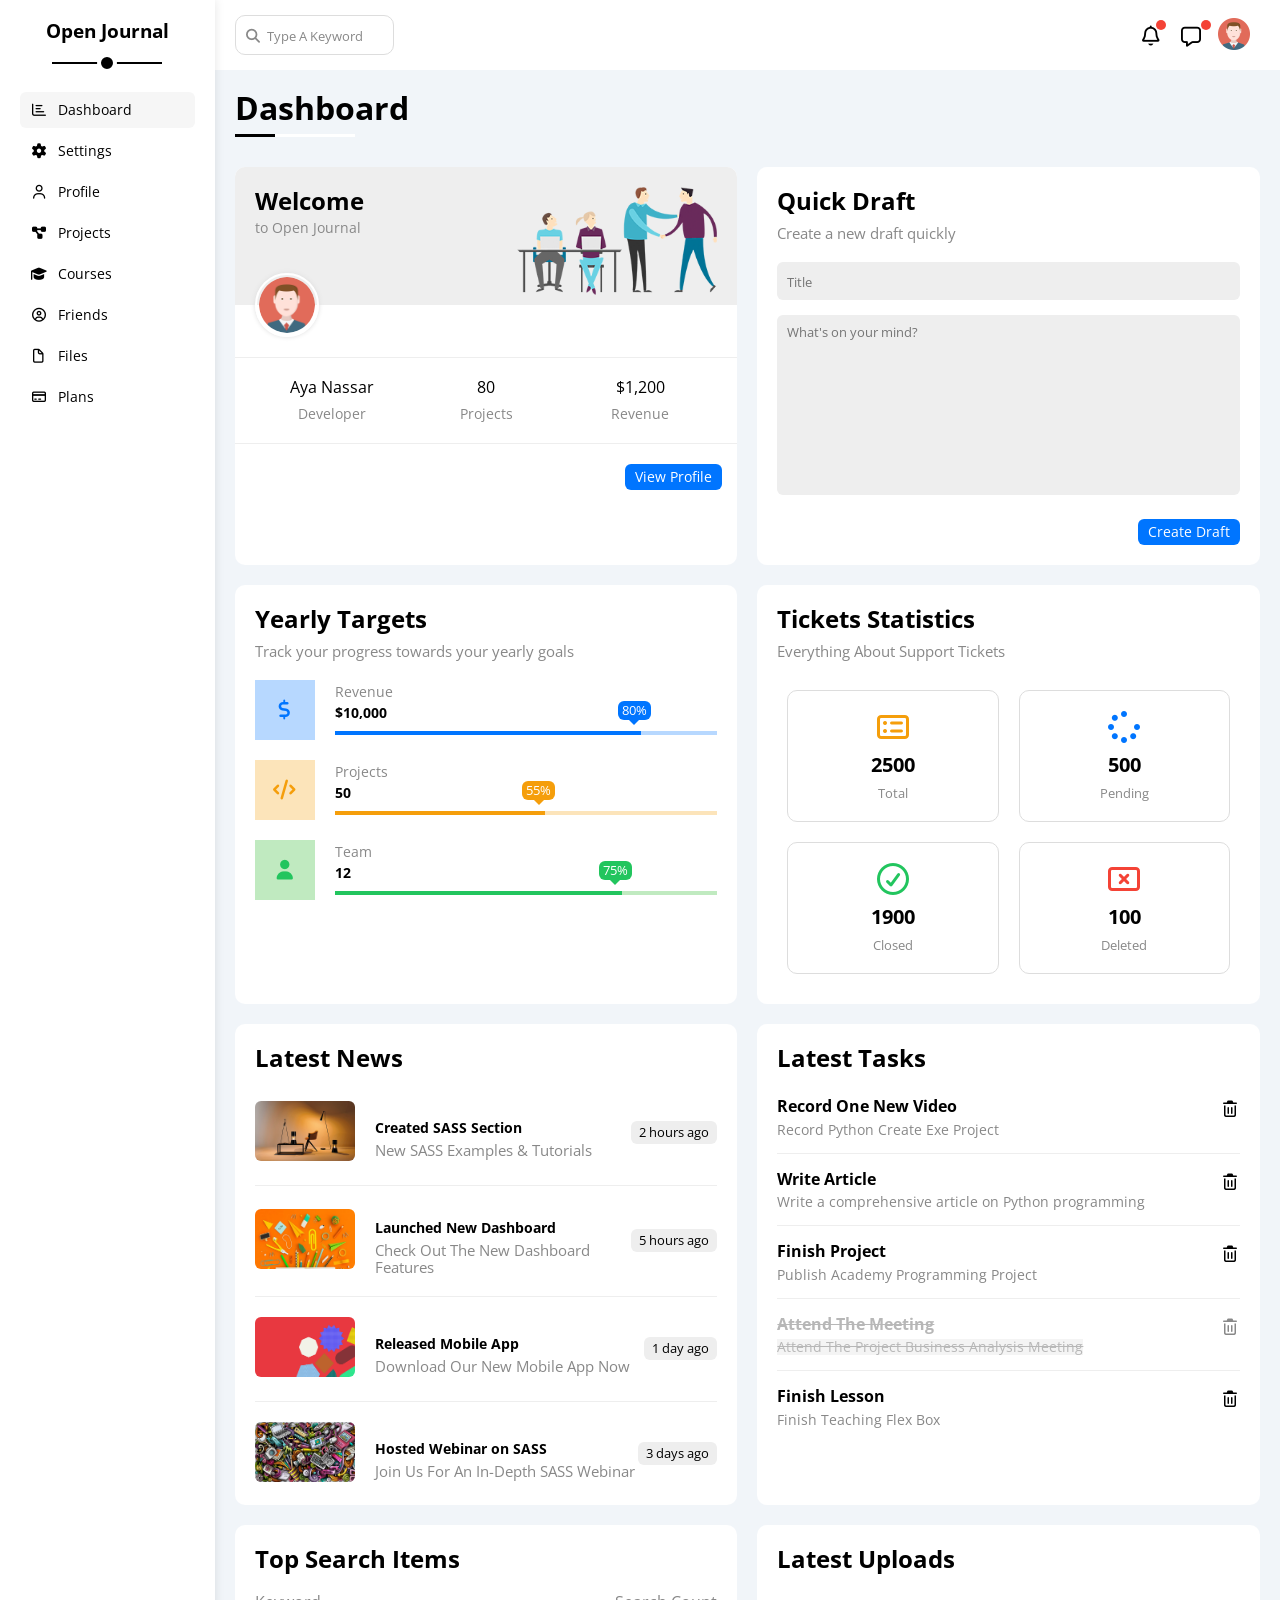
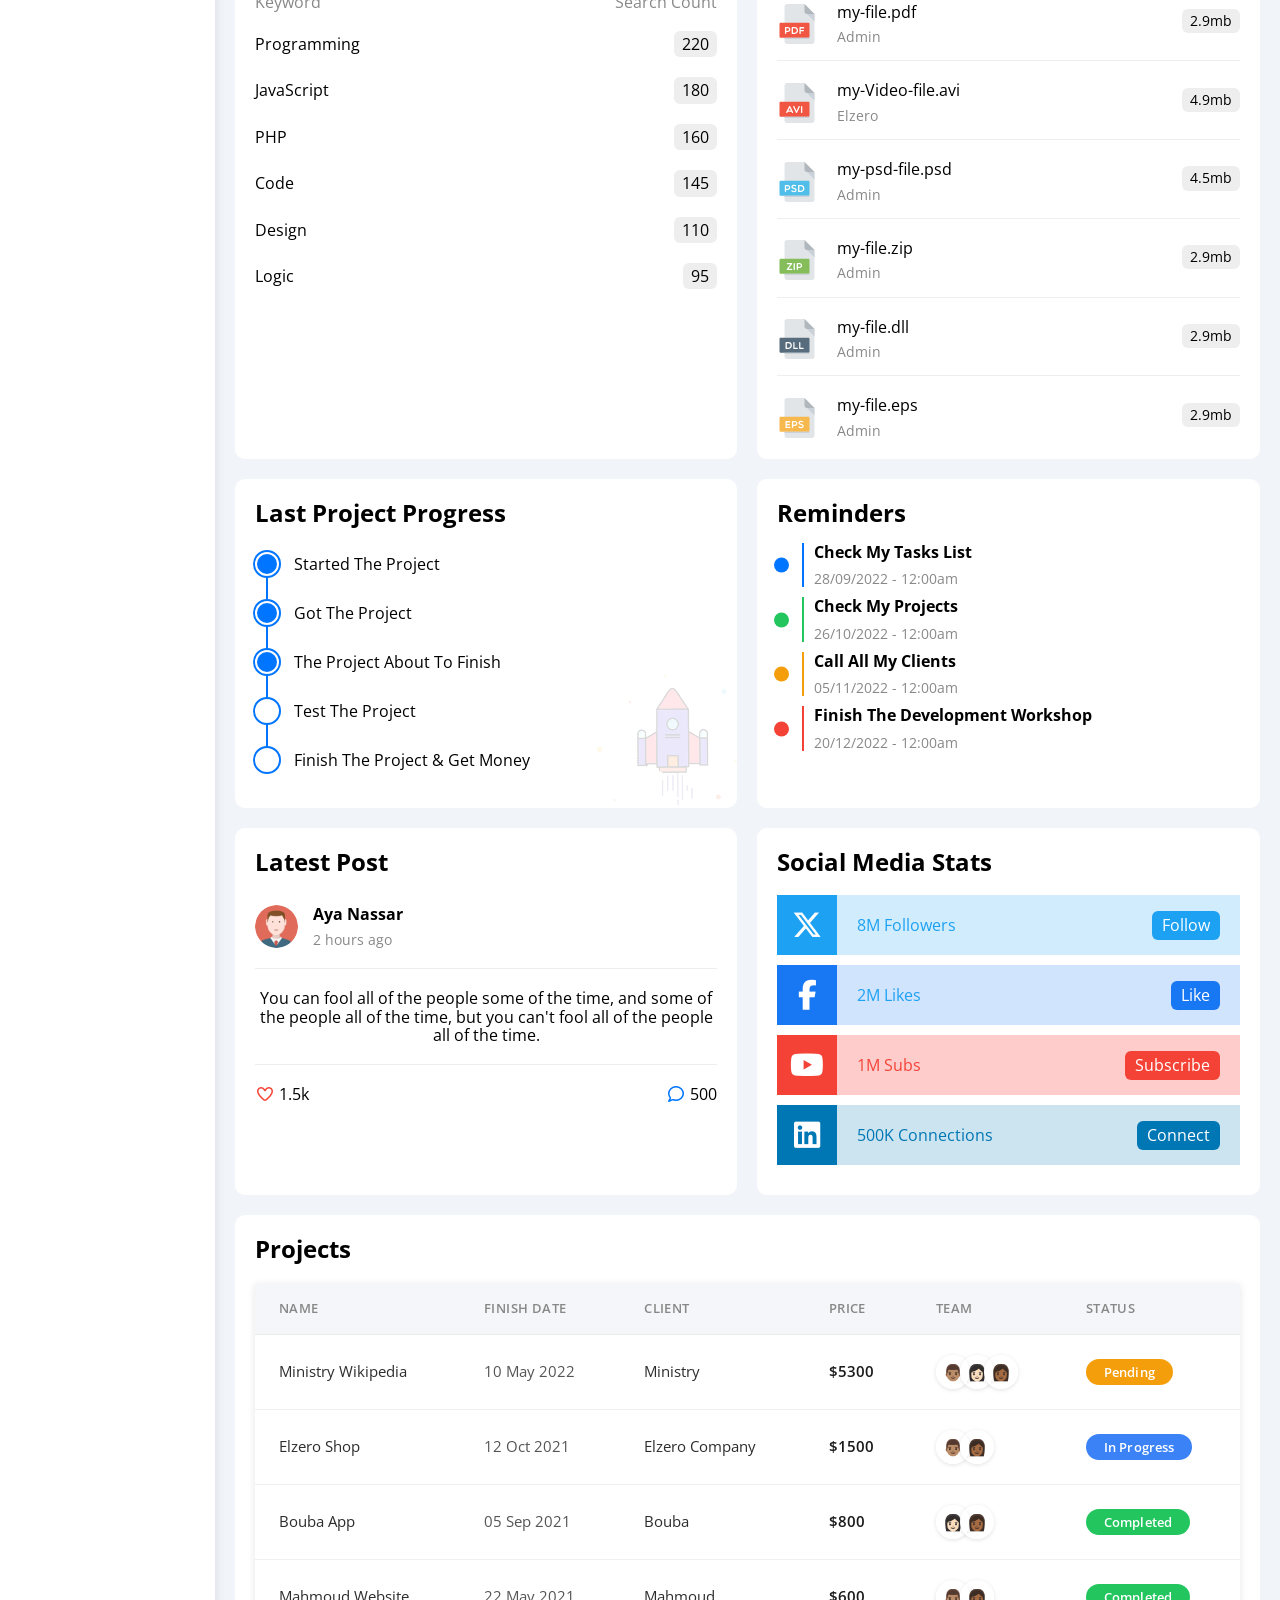
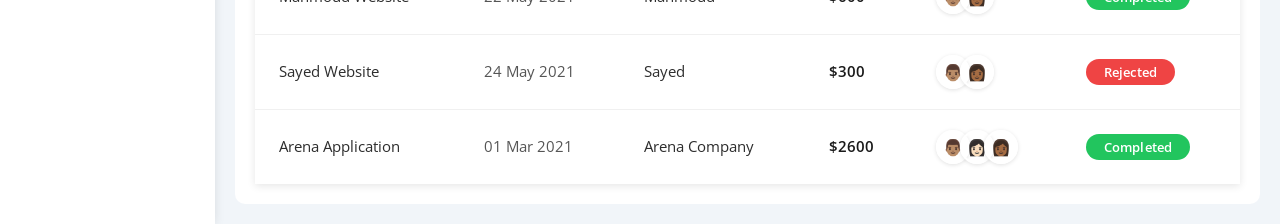
<file: index.html>
<!doctype html>
<html lang="en">
  <head>
    <meta charset="UTF-8" />
    <meta name="viewport" content="width=device-width, initial-scale=1.0" />
    <title>Dashboard</title>

    <link rel="icon" href="./images/favicon.svg" type="image/svg+xml" />

    <!-- Stylesheets -->
    <link rel="stylesheet" href="./CSS/all.min.css" />
    <link rel="stylesheet" href="./CSS/normalize.css" />
    <link rel="stylesheet" href="./CSS/sheard-styles.css" />
    <link rel="stylesheet" href="./CSS/dashboard.css" />

    <!-- Google Fonts -->
    <link rel="preconnect" href="https://fonts.googleapis.com" />
    <link rel="preconnect" href="https://fonts.gstatic.com" crossorigin />
    <link
      href="https://fonts.googleapis.com/css2?family=Open+Sans:wght@300;500&display=swap"
      rel="stylesheet"
    />
  </head>
  <body>
    <div class="page">
      <div class="sidebar">
        <h3>Open Journal</h3>
        <ul>
          <li>
            <a href="index.html" class="active">
              <i class="fa-regular fa-chart-bar fa-fw"></i>
              <span>Dashboard</span>
            </a>
          </li>
          <li>
            <a href="settings.html">
              <i class="fa-solid fa-gear fa-fw"></i>
              <span>Settings</span>
            </a>
          </li>
          <li>
            <a href="profile.html">
              <i class="fa-regular fa-user fa-fw"></i>
              <span>Profile</span>
            </a>
          </li>
          <li>
            <a href="projects.html">
              <i class="fa-solid fa-diagram-project fa-fw"></i>
              <span>Projects</span>
            </a>
          </li>
          <li>
            <a href="courses.html">
              <i class="fa-solid fa-graduation-cap fa-fw"></i>
              <span>Courses</span>
            </a>
          </li>
          <li>
            <a href="friends.html">
              <i class="fa-regular fa-circle-user fa-fw"></i>
              <span>Friends</span>
            </a>
          </li>
          <li>
            <a href="files.html">
              <i class="fa-regular fa-file fa-fw"></i>
              <span>Files</span>
            </a>
          </li>
          <li>
            <a href="plans.html">
              <i class="fa-regular fa-credit-card fa-fw"></i>
              <span>Plans</span>
            </a>
          </li>
        </ul>
      </div>

      <div class="main-content">
        <header>
          <div class="search">
            <i class="fa-solid fa-magnifying-glass"></i>
            <input
              type="text"
              id="search-input"
              name="search-input"
              placeholder="Type A Keyword"
            />
          </div>

          <div class="icons">
            <span class="notification">
              <i class="fa-regular fa-bell fa-lg"></i>
            </span>

            <span class="message">
              <i class="fa-regular fa-message fa-lg"></i>
            </span>

            <span class="user">
              <img src="./images/avatar.png" alt="User Avatar" />
            </span>
          </div>
        </header>

        <h1>Dashboard</h1>

        <div class="wrapper">
          <!-- Welcome Section -->
          <div class="welcome">
            <div class="intro">
              <div>
                <h2>Welcome</h2>
                <p>to Open Journal</p>
              </div>

              <img src="./images/welcome.png" alt="Welcome" />
            </div>

            <img src="./images/avatar.png" alt="Avatar" class="avatar" />

            <div class="body">
              <div>Aya Nassar <span class="body-span">Developer</span></div>
              <div>80 <span class="body-span">Projects</span></div>
              <div>$1,200 <span class="body-span">Revenue</span></div>
            </div>

            <a href="profile.html" class="visit btn-shape">View Profile</a>
          </div>
          <!-- End of welcome section -->

          <!-- Quick Draft Section -->
          <div class="quick-draft widget">
            <h2>Quick Draft</h2>
            <p>Create a new draft quickly</p>

            <form>
              <input
                type="text"
                placeholder="Title"
                id="draft-title"
                required
              />
              <textarea placeholder="What's on your mind?" required name="express your thoughts"></textarea>
              <button type="submit" class="btn-shape save">Create Draft</button>
            </form>
          </div>
          <!-- End of quick draft section -->

          <!-- Start Yearly Targets  -->
          <div class="yearly-target widget">
            <h2>Yearly Targets</h2>
            <p>Track your progress towards your yearly goals</p>

            <div class="target">
              <div class="icon">
                <i class="fa-solid fa-dollar-sign fa-lg"></i>
              </div>

              <div class="details">
                <div class="title">Revenue</div>
                <span>$10,000</span>
                <div class="progress">
                  <div class="progress-bar" style="width: 80%">
                    <span>80%</span>
                  </div>
                </div>
              </div>
            </div>

            <div class="target">
              <div class="icon">
                <i class="fa-solid fa-code fa-lg"></i>
              </div>

              <div class="details">
                <div class="title">Projects</div>
                <span>50</span>
                <div class="progress">
                  <div class="progress-bar" style="width: 55%">
                    <span>55%</span>
                  </div>
                </div>
              </div>
            </div>

            <div class="target">
              <div class="icon">
                <i class="fa-solid fa-user fa-lg"></i>
              </div>

              <div class="details">
                <div class="title">Team</div>
                <span>12</span>
                <div class="progress">
                  <div class="progress-bar" style="width: 75%">
                    <span>75%</span>
                  </div>
                </div>
              </div>
            </div>
          </div>
          <!-- End Yearly Targets -->

          <!-- Start Tickets Statistics -->
          <div class="tickets widget">
            <h2>Tickets Statistics</h2>
            <p>Everything About Support Tickets</p>

            <div class="statistics">
              <div class="box">
                <i class="fa-regular fa-rectangle-list fa-2x"></i>
                <span>2500</span>
                <span> Total </span>
              </div>

              <div class="box">
                <i class="fa-solid fa-spinner fa-2x"></i>
                <span>500</span>
                <span> Pending </span>
              </div>

              <div class="box">
                <i class="fa-regular fa-circle-check fa-2x"></i>
                <span>1900</span>
                <span>Closed</span>
              </div>

              <div class="box">
                <i class="fa-regular fa-rectangle-xmark fa-2x"></i>
                <span>100</span>
                <span>Deleted</span>
              </div>
            </div>
          </div>
          <!-- End Tickets Statistics -->

          <!-- StartLatest News -->
          <div class="Latest-news widget">
            <h2>Latest News</h2>

            <div class="news-item">
              <div class="image">
                <img src="./images/news-01.png" alt="news 1" />
              </div>

              <div class="details">
                <h3 class="title">Created SASS Section</h3>
                <p>New SASS Examples & Tutorials</p>
              </div>
              <span>2 hours ago</span>
            </div>

            <div class="news-item">
              <div class="image">
                <img src="./images/news-02.png" alt="news 2" />
              </div>

              <div class="details">
                <h3 class="title">Launched New Dashboard</h3>
                <p>Check Out The New Dashboard Features</p>
              </div>
              <span>5 hours ago</span>
            </div>

            <div class="news-item">
              <div class="image">
                <img src="./images/news-03.png" alt="news 3" />
              </div>

              <div class="details">
                <h3 class="title">Released Mobile App</h3>
                <p>Download Our New Mobile App Now</p>
              </div>
              <span>1 day ago</span>
            </div>

            <div class="news-item">
              <div class="image">
                <img src="./images/news-04.png" alt="news 4" />
              </div>

              <div class="details">
                <h3 class="title">Hosted Webinar on SASS</h3>
                <p>Join Us For An In-Depth SASS Webinar</p>
              </div>
              <span>3 days ago</span>
            </div>
          </div>
          <!-- End Latest News -->

          <!-- Start Latest Tasks -->
          <div class="latest-tasks widget">
            <h2>Latest Tasks</h2>

            <div class="task">
              <div class="info">
                <h3>Record One New Video</h3>
                <p>Record Python Create Exe Project</p>
              </div>
              <i class="fa-regular fa-trash-can"></i>
            </div>

            <div class="task">
              <div class="info">
                <h3>Write Article</h3>
                <p>Write a comprehensive article on Python programming</p>
              </div>
              <i class="fa-regular fa-trash-can"></i>
            </div>

            <div class="task">
              <div class="info">
                <h3>Finish Project</h3>
                <p>Publish Academy Programming Project</p>
              </div>
              <i class="fa-regular fa-trash-can"></i>
            </div>

            <div class="task done">
              <div class="info">
                <h3>Attend The Meeting</h3>
                <p>Attend The Project Business Analysis Meeting</p>
              </div>
              <i class="fa-regular fa-trash-can"></i>
            </div>

            <div class="task">
              <div class="info">
                <h3>Finish Lesson</h3>
                <p>Finish Teaching Flex Box</p>
              </div>
              <i class="fa-regular fa-trash-can"></i>
            </div>
          </div>

          <!-- End Latest Tasks -->

          <!-- Start Top Search Items -->
          <div class="search-items widget">
            <h2>Top Search Items</h2>
            <div class="head">
              <span>Keyword</span> <span>Search Count</span>
            </div>
            <div class="item"><span>Programming</span> <span>220</span></div>
            <div class="item"><span>JavaScript</span> <span>180</span></div>
            <div class="item"><span>PHP</span> <span>160</span></div>
            <div class="item"><span>Code</span> <span>145</span></div>
            <div class="item"><span>Design</span> <span>110</span></div>
            <div class="item"><span>Logic</span> <span>95</span></div>
          </div>
          <!-- End Top Search Items -->

          <!-- Start Latest Uploads -->
          <div class="uploads widget">
            <h2>Latest Uploads</h2>

            <div class="upload">
              <img src="./images/pdf.svg" alt="PDF File" />
              <div class="details">
                <h3>my-file.pdf</h3>
                <span>Admin</span>
              </div>
              <span>2.9mb</span>
            </div>

            <div class="upload">
              <img src="./images/avi.svg" alt="AVI File" />
              <div class="details">
                <h3>my-Video-file.avi</h3>
                <span>Elzero</span>
              </div>
              <span>4.9mb</span>
            </div>

            <div class="upload">
              <img src="./images/psd.svg" alt="PSD File" />
              <div class="details">
                <h3>my-psd-file.psd</h3>
                <span>Admin</span>
              </div>
              <span>4.5mb</span>
            </div>

            <div class="upload">
              <img src="./images/zip.svg" alt="ZIP File" />

              <div class="details">
                <h3>my-file.zip</h3>
                <span>Admin</span>
              </div>

              <span>2.9mb</span>
            </div>

            <div class="upload">
              <img src="./images/dll.svg" alt="DLL File" />
              <div class="details">
                <h3>my-file.dll</h3>
                <span>Admin</span>
              </div>
              <span>2.9mb</span>
            </div>

            <div class="upload">
              <img src="./images/eps.svg" alt="EPS File" />
              <div class="details">
                <h3>my-file.eps</h3>
                <span>Admin</span>
              </div>
              <span>2.9mb</span>
            </div>
          </div>
          <!-- End Latest Uploads -->

          <!-- Start Last Project Progress -->
          <div class="project-progress widget">
            <h2>Last Project Progress</h2>

            <ul>
              <li class="done">Started The Project</li>
              <li class="done">Got The Project</li>
              <li class="done">The Project About To Finish</li>
              <li class="current">Test The Project</li>
              <li>Finish The Project & Get Money</li>
            </ul>

            <img src="./images/project.png" alt="Project Image" />
          </div>
          <!-- End Last Project Progress -->

          <!-- Start Reminders -->
          <div class="reminders widget">
            <h2>Reminders</h2>

            <ul>
              <li>
                Check My Tasks List
                <span>28/09/2022 - 12:00am</span>
              </li>
              <li>
                Check My Projects
                <span>26/10/2022 - 12:00am</span>
              </li>
              <li>
                Call All My Clients
                <span>05/11/2022 - 12:00am</span>
              </li>
              <li>
                Finish The Development Workshop
                <span>20/12/2022 - 12:00am</span>
              </li>
            </ul>
          </div>
          <!-- End Reminders -->

          <!-- Start Latest Post -->
          <div class="latest-post widget">
            <h2>Latest Post</h2>
            <div class="user">
              <img src="./images/avatar.png" alt="User Avatar" />

              <div class="info">
                <h3>Aya Nassar</h3>
                <span>2 hours ago</span>
              </div>
            </div>

            <p>
              You can fool all of the people some of the time, and some of the
              people all of the time, but you can't fool all of the people all
              of the time.
            </p>

            <div class="reactions">
              <div class="love">
                <i class="fa-regular fa-heart"></i>
                <span>1.5k</span>
              </div>
              <div class="comment">
                <i class="fa-regular fa-comment"></i>
                <span>500</span>
              </div>
            </div>
          </div>
          <!-- End Latest Post -->
          <!-- Start Social Media Stats -->
          <div class="social-media widget">
            <h2>Social Media Stats</h2>

            <div class="box x-twitter">
              <i class="fa-brands fa-x-twitter fa-2x"></i>
              <span>8M Followers</span>
              <a href="https://www.x.com" target="_blank" class="btn-shape"
                >Follow</a
              >
            </div>

            <div class="box facebook">
              <i class="fa-brands fa-facebook-f fa-2x"></i>
              <span>2M Likes</span>

              <a
                href="https://www.facebook.com/"
                target="_blank"
                class="btn-shape"
                >Like</a
              >
            </div>

            <div class="box youtube">
              <i class="fa-brands fa-youtube fa-2x"></i>
              <span>1M Subs</span>
              <a
                href="https://www.youtube.com/"
                target="_blank"
                class="btn-shape"
                >Subscribe</a
              >
            </div>
            <div class="box linkedin">
              <i class="fa-brands fa-linkedin fa-2x"></i>
              <span>500K Connections</span>
              <a href="https://www.linkedin.com/" class="btn-shape">Connect</a>
            </div>
          </div>
          <!-- End Social Media Stats -->
          <!-- Start Projects -->
          <div class="projects widget">
            <h2>Projects</h2>

            <div class="table-scroll">
              <table>
                <thead>
                  <tr>
                    <th>Name</th>
                    <th>Finish Date</th>
                    <th>Client</th>
                    <th>Price</th>
                    <th>Team</th>
                    <th>Status</th>
                  </tr>
                </thead>
                <tbody>
                  <tr>
                    <td>Ministry Wikipedia</td>
                    <td class="date">10 May 2022</td>
                    <td>Ministry</td>
                    <td class="price">$5300</td>
                    <td>
                      <div class="team">
                        <div class="avatar">👨🏽</div>
                        <div class="avatar">👩🏻</div>
                        <div class="avatar">👩🏾</div>
                      </div>
                    </td>
                    <td><span class="badge badge-pending">Pending</span></td>
                  </tr>

                  <tr>
                    <td>Elzero Shop</td>
                    <td class="date">12 Oct 2021</td>
                    <td>Elzero Company</td>
                    <td class="price">$1500</td>
                    <td>
                      <div class="team">
                        <div class="avatar">👨🏽</div>
                        <div class="avatar">👩🏾</div>
                      </div>
                    </td>
                    <td>
                      <span class="badge badge-in-progress">In Progress</span>
                    </td>
                  </tr>

                  <tr>
                    <td>Bouba App</td>
                    <td class="date">05 Sep 2021</td>
                    <td>Bouba</td>
                    <td class="price">$800</td>
                    <td>
                      <div class="team">
                        <div class="avatar">👩🏻</div>
                        <div class="avatar">👩🏾</div>
                      </div>
                    </td>
                    <td>
                      <span class="badge badge-completed">Completed</span>
                    </td>
                  </tr>

                  <tr>
                    <td>Mahmoud Website</td>
                    <td class="date">22 May 2021</td>
                    <td>Mahmoud</td>
                    <td class="price">$600</td>
                    <td>
                      <div class="team">
                        <div class="avatar">👨🏽</div>
                        <div class="avatar">👩🏾</div>
                      </div>
                    </td>
                    <td>
                      <span class="badge badge-completed">Completed</span>
                    </td>
                  </tr>

                  <tr>
                    <td>Sayed Website</td>
                    <td class="date">24 May 2021</td>
                    <td>Sayed</td>
                    <td class="price">$300</td>
                    <td>
                      <div class="team">
                        <div class="avatar">👨🏽</div>
                        <div class="avatar">👩🏾</div>
                      </div>
                    </td>
                    <td><span class="badge badge-rejected">Rejected</span></td>
                  </tr>

                  <tr>
                    <td>Arena Application</td>
                    <td class="date">01 Mar 2021</td>
                    <td>Arena Company</td>
                    <td class="price">$2600</td>
                    <td>
                      <div class="team">
                        <div class="avatar">👨🏽</div>
                        <div class="avatar">👩🏻</div>
                        <div class="avatar">👩🏾</div>
                      </div>
                    </td>
                    <td>
                      <span class="badge badge-completed">Completed</span>
                    </td>
                  </tr>
                </tbody>
              </table>
            </div>
          </div>
          <!-- End Projects -->
        </div>
      </div>
    </div>
  </body>
</html>
</file>
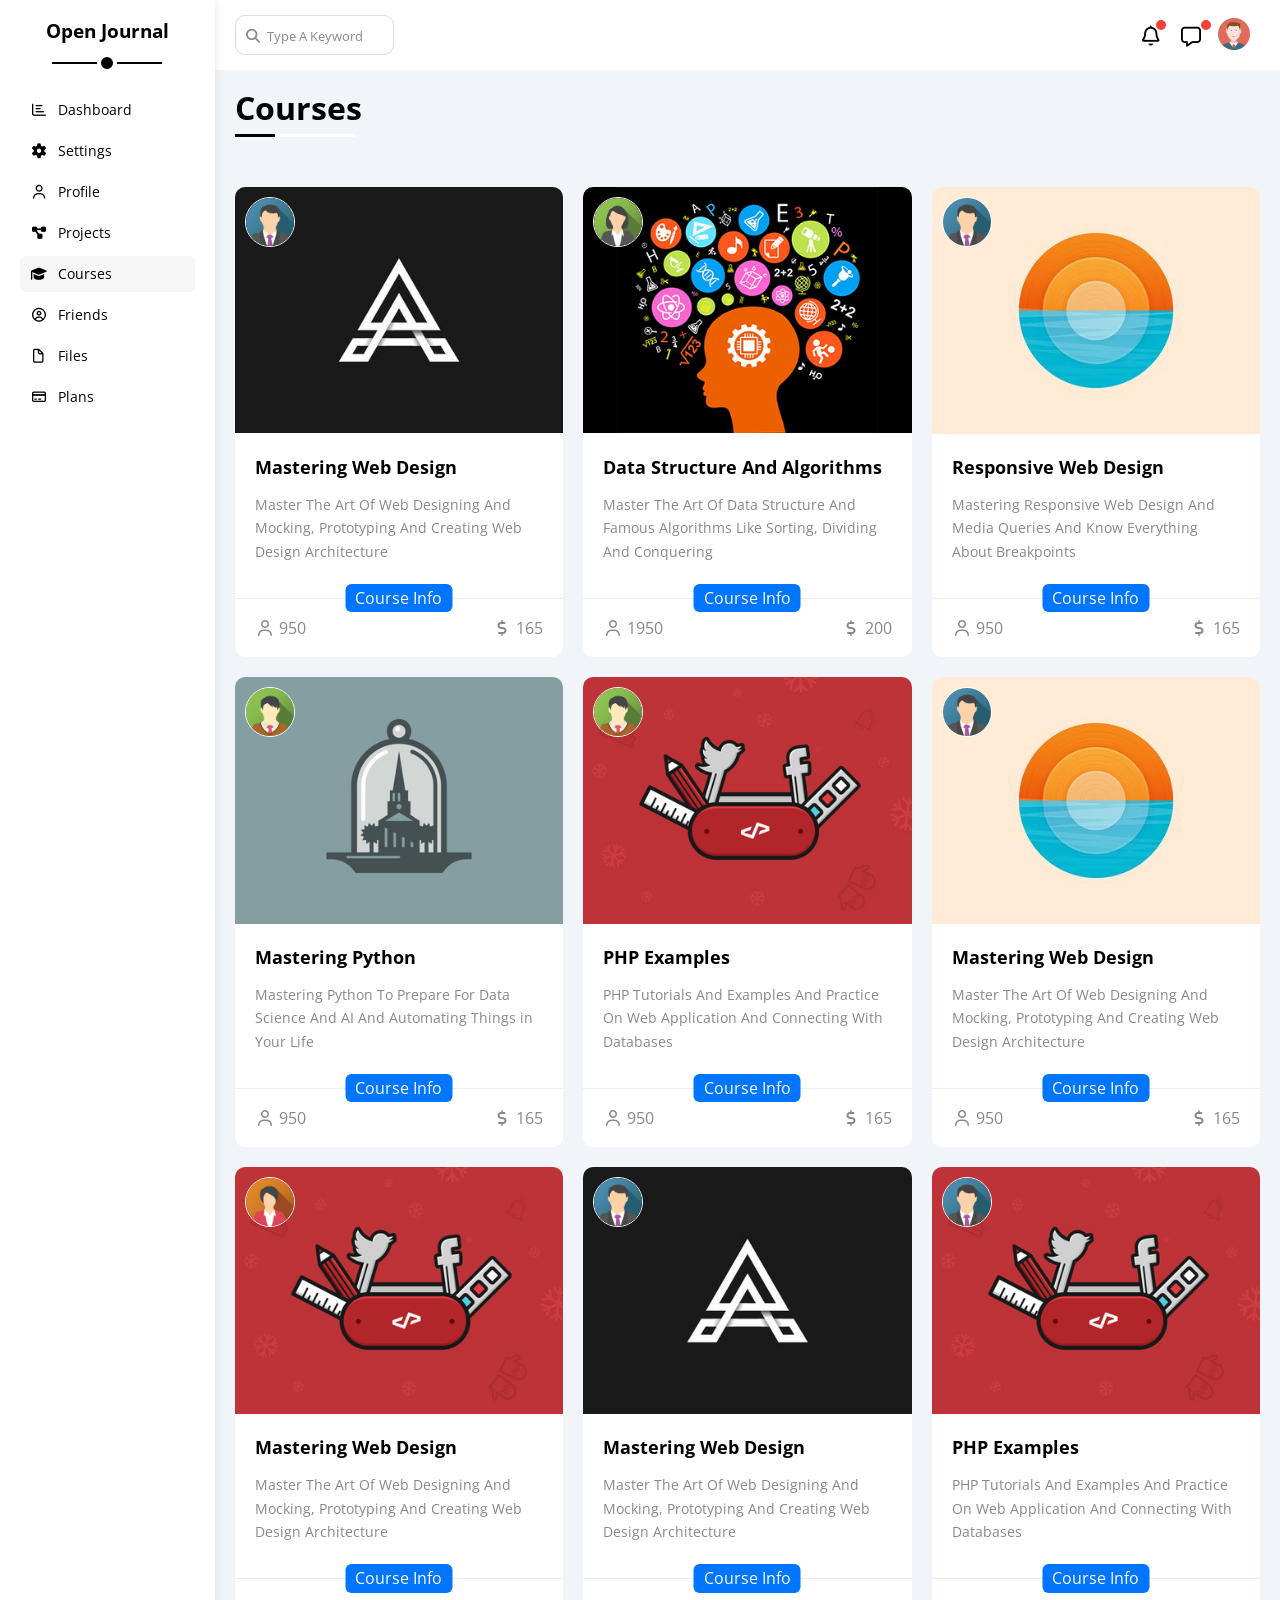
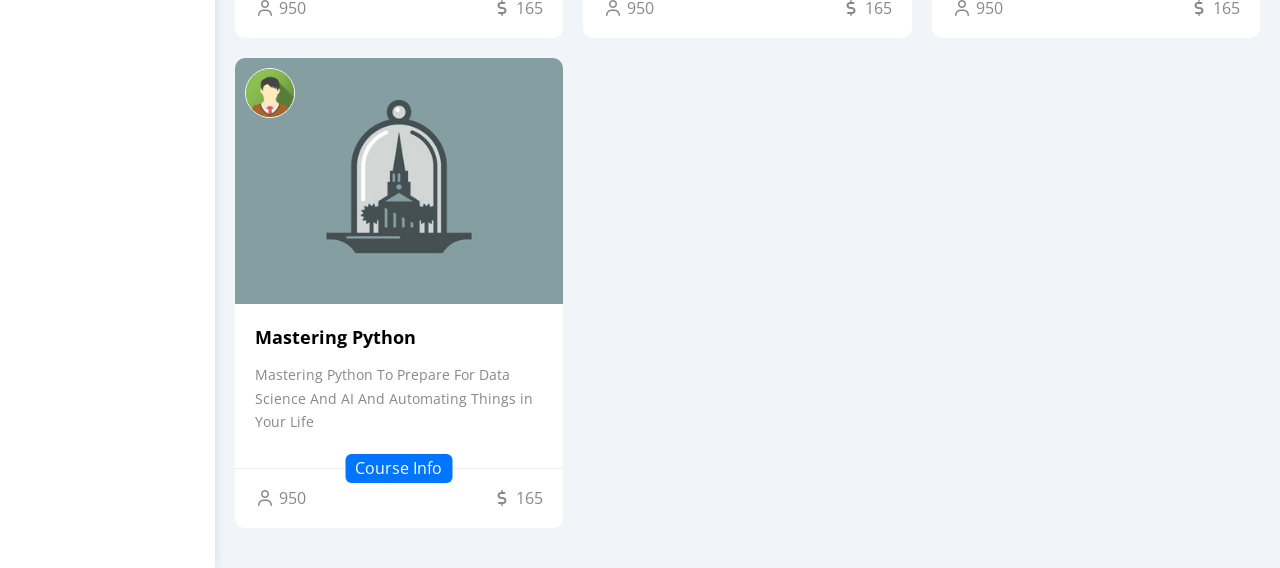
<file: courses.html>
<!doctype html>
<html lang="en">
  <head>
    <meta charset="UTF-8" />
    <meta name="viewport" content="width=device-width, initial-scale=1.0" />
    <title>Courses</title>

    <link rel="icon" href="./images/favicon.svg" type="image/svg+xml" />

    <!-- Stylesheets -->
    <link rel="stylesheet" href="./CSS/all.min.css" />
    <link rel="stylesheet" href="./CSS/normalize.css" />
    <link rel="stylesheet" href="./CSS/sheard-styles.css" />
    <link rel="stylesheet" href="./CSS/cources.css" />

    <!-- Google Fonts -->
    <link rel="preconnect" href="https://fonts.googleapis.com" />
    <link rel="preconnect" href="https://fonts.gstatic.com" crossorigin />
    <link
      href="https://fonts.googleapis.com/css2?family=Open+Sans:wght@300;500&display=swap"
      rel="stylesheet"
    />
  </head>
  <body>
    <div class="page">
      <div class="sidebar">
        <h3>Open Journal</h3>
        <ul>
          <li>
            <a href="index.html">
              <i class="fa-regular fa-chart-bar fa-fw"></i>
              <span>Dashboard</span>
            </a>
          </li>
          <li>
            <a href="settings.html">
              <i class="fa-solid fa-gear fa-fw"></i>
              <span>Settings</span>
            </a>
          </li>
          <li>
            <a href="profile.html">
              <i class="fa-regular fa-user fa-fw"></i>
              <span>Profile</span>
            </a>
          </li>
          <li>
            <a href="projects.html">
              <i class="fa-solid fa-diagram-project fa-fw"></i>
              <span>Projects</span>
            </a>
          </li>
          <li>
            <a href="courses.html" class="active">
              <i class="fa-solid fa-graduation-cap fa-fw"></i>
              <span>Courses</span>
            </a>
          </li>
          <li>
            <a href="friends.html">
              <i class="fa-regular fa-circle-user fa-fw"></i>
              <span>Friends</span>
            </a>
          </li>
          <li>
            <a href="files.html">
              <i class="fa-regular fa-file fa-fw"></i>
              <span>Files</span>
            </a>
          </li>
          <li>
            <a href="plans.html">
              <i class="fa-regular fa-credit-card fa-fw"></i>
              <span>Plans</span>
            </a>
          </li>
        </ul>
      </div>

      <div class="main-content">
        <header>
          <div class="search">
            <i class="fa-solid fa-magnifying-glass"></i>
            <input
              type="text"
              id="search-input"
              name="search-input"
              placeholder="Type A Keyword"
            />
          </div>

          <div class="icons">
            <span class="notification">
              <i class="fa-regular fa-bell fa-lg"></i>
            </span>

            <span class="message">
              <i class="fa-regular fa-message fa-lg"></i>
            </span>

            <span class="user">
              <img src="./images/avatar.png" alt="User Avatar" />
            </span>
          </div>
        </header>

        <h1>Courses</h1>
        <div class="courses">
          <div class="course ">
            <img src="./images/team-01.png" alt="Instructor one" />
            <img src="./images/course-01.jpg" alt="course one" />

            <div class="details">
              <h2>Mastering Web Design</h2>
              <p>
                Master The Art Of Web Designing And Mocking, Prototyping And
                Creating Web Design Architecture
              </p>
            </div>

            <div class="insights">
              <span><i class="fa-regular fa-user"></i> 950</span>
              <span class="title btn-shape">Course Info</span>
              <span>
                <i class="fa-solid fa-dollar-sign"></i>
                165
              </span>
            </div>
          </div>

          <div class="course ">
            <img src="./images/team-02.png" alt="Instructor two" />
            <img src="./images/course-02.jpg" alt="course two" />

            <div class="details">
              <h2>Data Structure And Algorithms</h2>
              <p>
                Master The Art Of Data Structure And Famous Algorithms Like
                Sorting, Dividing And Conquering
              </p>
            </div>

            <div class="insights">
              <span><i class="fa-regular fa-user"></i> 1950</span>
              <span class="title btn-shape">Course Info</span>
              <span>
                <i class="fa-solid fa-dollar-sign"></i>
                200
              </span>
            </div>
          </div>

          <div class="course ">
            <img src="./images/team-01.png" alt="Instructor one" />
            <img src="./images/course-03.jpg" alt="course three" />

            <div class="details">
              <h2>Responsive Web Design</h2>
              <p>
                Mastering Responsive Web Design And Media Queries And Know
                Everything About Breakpoints
              </p>
            </div>

            <div class="insights">
              <span><i class="fa-regular fa-user"></i> 950</span>
              <span class="title btn-shape">Course Info</span>
              <span>
                <i class="fa-solid fa-dollar-sign"></i>
                165
              </span>
            </div>
          </div>
          <div class="course ">
            <img src="./images/team-03.png" alt="Instructor three" />
            <img src="./images/course-04.jpg" alt="course four" />

            <div class="details">
              <h2>Mastering Python</h2>
              <p>
                Mastering Python To Prepare For Data Science And AI And
                Automating Things in Your Life
              </p>
            </div>

            <div class="insights">
              <span><i class="fa-regular fa-user"></i> 950</span>
              <span class="title btn-shape">Course Info</span>
              <span>
                <i class="fa-solid fa-dollar-sign"></i>
                165
              </span>
            </div>
          </div>

          <div class="course ">
            <img src="./images/team-03.png" alt="Instructor three" />
            <img src="./images/course-05.jpg" alt="course five" />

            <div class="details">
              <h2>PHP Examples</h2>
              <p>
                PHP Tutorials And Examples And Practice On Web Application And
                Connecting With Databases
              </p>
            </div>

            <div class="insights">
              <span><i class="fa-regular fa-user"></i> 950</span>
              <span class="title btn-shape">Course Info</span>
              <span>
                <i class="fa-solid fa-dollar-sign"></i>
                165
              </span>
            </div>
          </div>

          <div class="course ">
            <img src="./images/team-01.png" alt="Instructor one" />
            <img src="./images/course-03.jpg" alt="course six" />

            <div class="details">
              <h2>Mastering Web Design</h2>
              <p>
                Master The Art Of Web Designing And Mocking, Prototyping And
                Creating Web Design Architecture
              </p>
            </div>

            <div class="insights">
              <span><i class="fa-regular fa-user"></i> 950</span>
              <span class="title btn-shape">Course Info</span>
              <span>
                <i class="fa-solid fa-dollar-sign"></i>
                165
              </span>
            </div>
          </div>
          <div class="course ">
            <img src="./images/team-04.png" alt="Instructor four" />
            <img src="./images/course-05.jpg" alt="course seven" />

            <div class="details">
              <h2>Mastering Web Design</h2>
              <p>
                Master The Art Of Web Designing And Mocking, Prototyping And
                Creating Web Design Architecture
              </p>
            </div>

            <div class="insights">
              <span><i class="fa-regular fa-user"></i> 950</span>
              <span class="title btn-shape">Course Info</span>
              <span>
                <i class="fa-solid fa-dollar-sign"></i>
                165
              </span>
            </div>
          </div>
          <div class="course ">
            <img src="./images/team-01.png" alt="Instructor one" />
            <img src="./images/course-01.jpg" alt="course eight" />

            <div class="details">
              <h2>Mastering Web Design</h2>
              <p>
                Master The Art Of Web Designing And Mocking, Prototyping And
                Creating Web Design Architecture
              </p>
            </div>

            <div class="insights">
              <span><i class="fa-regular fa-user"></i> 950</span>
              <span class="title btn-shape">Course Info</span>
              <span>
                <i class="fa-solid fa-dollar-sign"></i>
                165
              </span>
            </div>
          </div>
          <div class="course ">
            <img src="./images/team-01.png" alt="Instructor one" />
            <img src="./images/course-05.jpg" alt="course nine" />

            <div class="details">
              <h2>PHP Examples</h2>
              <p>
                PHP Tutorials And Examples And Practice On Web Application And
                Connecting With Databases
              </p>
            </div>

            <div class="insights">
              <span><i class="fa-regular fa-user"></i> 950</span>
              <span class="title btn-shape">Course Info</span>
              <span>
                <i class="fa-solid fa-dollar-sign"></i>
                165
              </span>
            </div>
          </div>

          <div class="course ">
            <img src="./images/team-03.png" alt="Instructor one" />
            <img src="./images/course-04.jpg" alt="course ten" />

            <div class="details">
              <h2>Mastering Python</h2>
              <p>
                Mastering Python To Prepare For Data Science And AI And
                Automating Things in Your Life
              </p>
            </div>

            <div class="insights">
              <span><i class="fa-regular fa-user"></i> 950</span>
              <span class="title btn-shape">Course Info</span>
              <span>
                <i class="fa-solid fa-dollar-sign"></i>
                165
              </span>
            </div>
          </div>
        </div>
      </div>
    </div>
  </body>
</html>
</file>
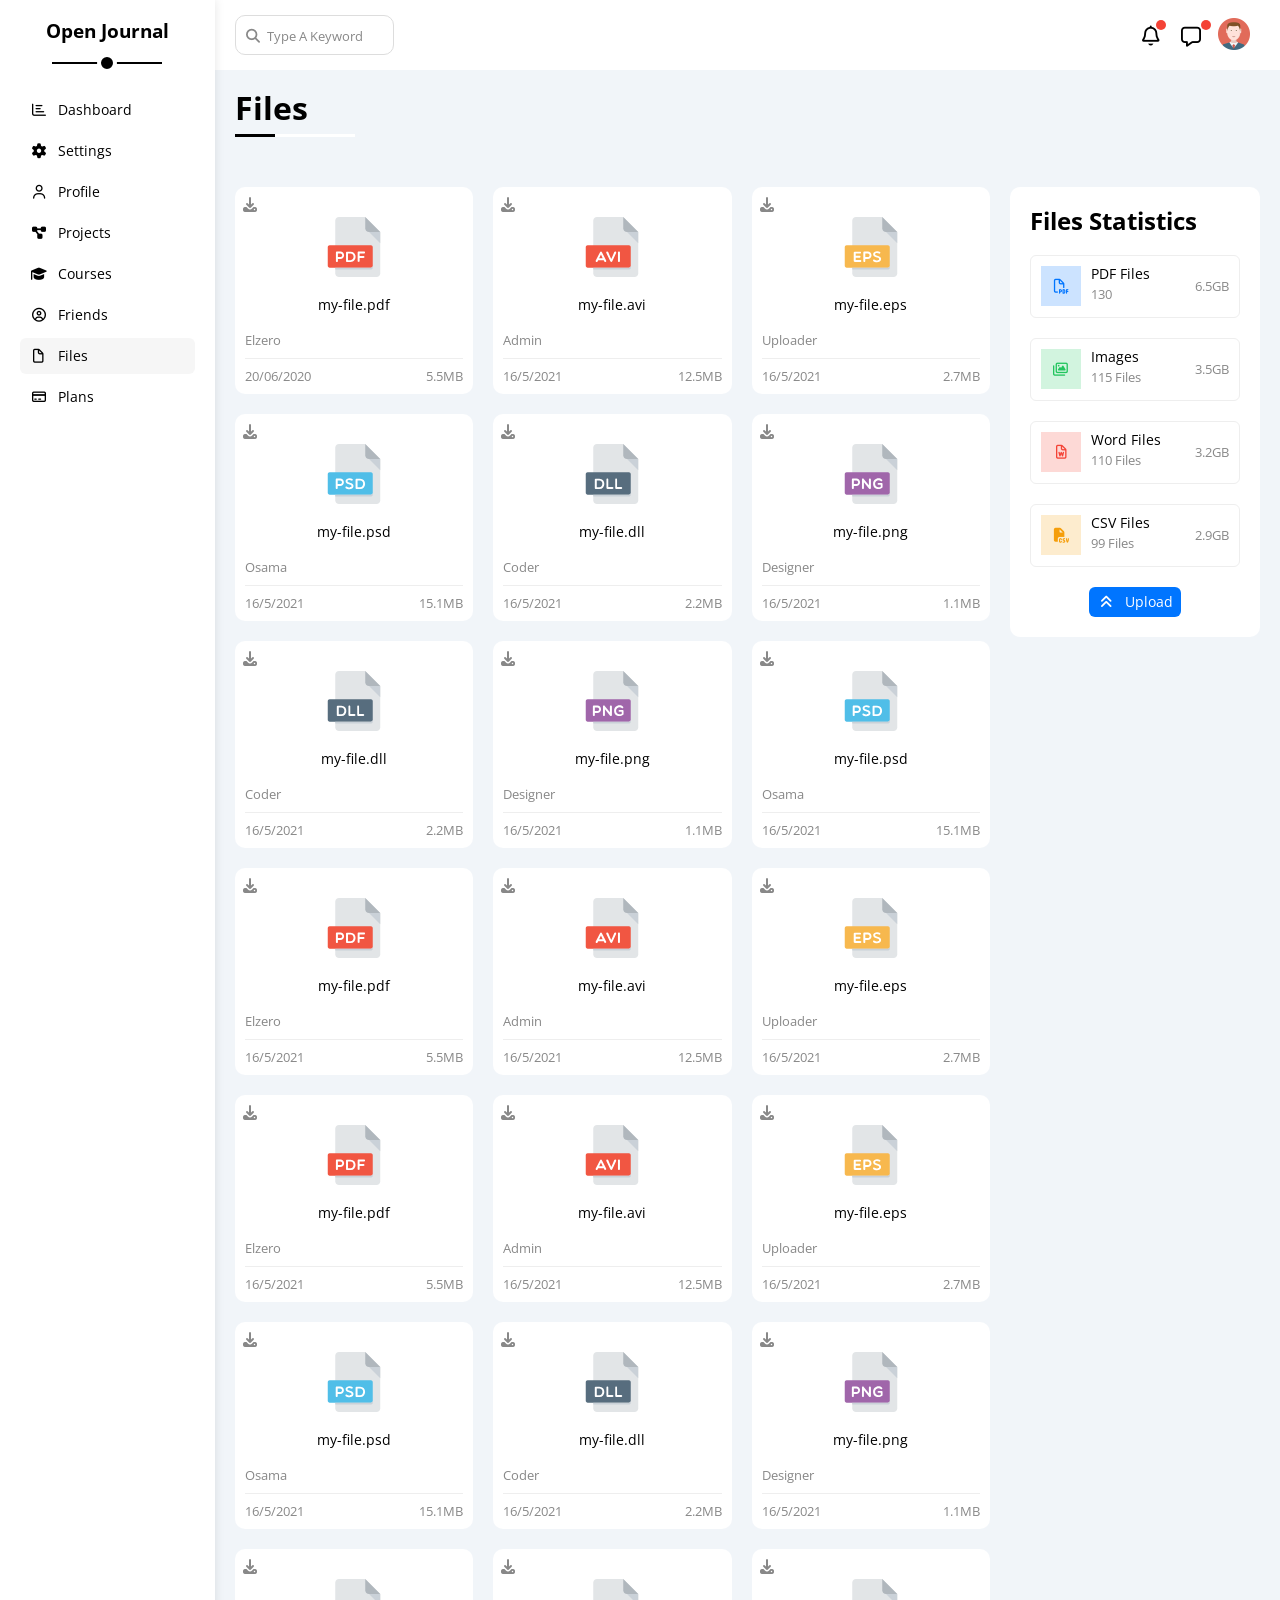
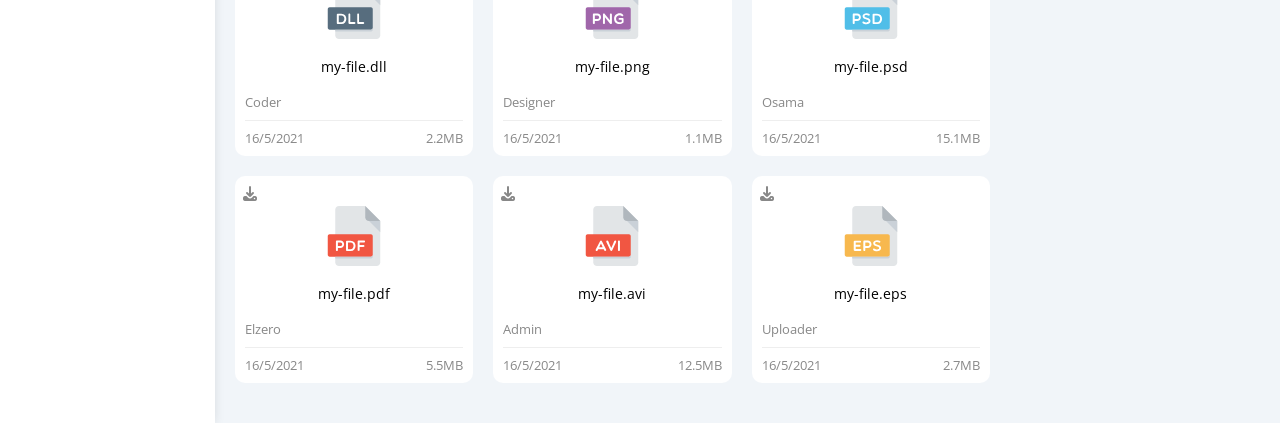
<file: files.html>
<!doctype html>
<html lang="en">
  <head>
    <meta charset="UTF-8" />
    <meta name="viewport" content="width=device-width, initial-scale=1.0" />
    <title>Files</title>

    <link rel="icon" href="./images/favicon.svg" type="image/svg+xml" />

    <!-- Stylesheets -->
    <link rel="stylesheet" href="./CSS/all.min.css" />
    <link rel="stylesheet" href="./CSS/normalize.css" />
    <link rel="stylesheet" href="./CSS/sheard-styles.css" />
    <link rel="stylesheet" href="./CSS/fils.css" />

    <!-- Google Fonts -->
    <link rel="preconnect" href="https://fonts.googleapis.com" />
    <link rel="preconnect" href="https://fonts.gstatic.com" crossorigin />
    <link
      href="https://fonts.googleapis.com/css2?family=Open+Sans:wght@300;500&display=swap"
      rel="stylesheet"
    />
  </head>
  <body>
    <div class="page">
      <div class="sidebar">
        <h3>Open Journal</h3>
        <ul>
          <li>
            <a href="index.html">
              <i class="fa-regular fa-chart-bar fa-fw"></i>
              <span>Dashboard</span>
            </a>
          </li>
          <li>
            <a href="settings.html">
              <i class="fa-solid fa-gear fa-fw"></i>
              <span>Settings</span>
            </a>
          </li>
          <li>
            <a href="profile.html">
              <i class="fa-regular fa-user fa-fw"></i>
              <span>Profile</span>
            </a>
          </li>
          <li>
            <a href="projects.html">
              <i class="fa-solid fa-diagram-project fa-fw"></i>
              <span>Projects</span>
            </a>
          </li>
          <li>
            <a href="courses.html">
              <i class="fa-solid fa-graduation-cap fa-fw"></i>
              <span>Courses</span>
            </a>
          </li>
          <li>
            <a href="friends.html">
              <i class="fa-regular fa-circle-user fa-fw"></i>
              <span>Friends</span>
            </a>
          </li>
          <li>
            <a href="files.html" class="active">
              <i class="fa-regular fa-file fa-fw"></i>
              <span>Files</span>
            </a>
          </li>
          <li>
            <a href="plans.html">
              <i class="fa-regular fa-credit-card fa-fw"></i>
              <span>Plans</span>
            </a>
          </li>
        </ul>
      </div>

      <div class="main-content">
        <header>
          <div class="search">
            <i class="fa-solid fa-magnifying-glass"></i>
            <input
              type="text"
              id="search-input"
              name="search-input"
              placeholder="Type A Keyword"
            />
          </div>

          <div class="icons">
            <span class="notification">
              <i class="fa-regular fa-bell fa-lg"></i>
            </span>

            <span class="message">
              <i class="fa-regular fa-message fa-lg"></i>
            </span>

            <span class="user">
              <img src="./images/avatar.png" alt="User Avatar" />
            </span>
          </div>
        </header>

        <h1>Files</h1>

        <div class="files">
          <div class="files-stats">
            <h2>Files Statistics</h2>

            <div>
              <i class="fa-regular fa-file-pdf fa-lg icon blue"></i>

              <div class="info">
                <span>PDF Files</span>
                <span>130</span>
              </div>
              <div class="size">6.5GB</div>
            </div>

            <div>
              <i class="fa-regular fa-images fa-lg icon green"></i>
              <div class="info">
                <span>Images</span>
                <span>115 Files</span>
              </div>
              <div class="size">3.5GB</div>
            </div>

            <div>
              <i class="fa-regular fa-file-word fa-lg icon red"></i>

              <div class="info">
                <span>Word Files</span>
                <span>110 Files</span>
              </div>
              <div class="size">3.2GB</div>
            </div>

            <div>
              <i class="fa-solid fa-file-csv fa-lg icon orange"></i>

              <div class="info">
                <span>CSV Files</span>
                <span>99 Files</span>
              </div>

              <div class="size">2.9GB</div>
            </div>

            <a class="upload" href="#">
              <i class="fa-solid fa-angles-up"></i>
              Upload
            </a>
          </div>

          <div class="files-content">
            <div class="file">
              <i class="fa-solid fa-download"></i>

              <div class="icon">
                <img src="images/pdf.svg" alt="pdf icon" />
              </div>

              <div>my-file.pdf</div>
              <p>Elzero</p>

              <div class="info">
                <span>20/06/2020</span>
                <span>5.5MB</span>
              </div>
            </div>

            <div class="file">
              <i class="fa-solid fa-download"></i>

              <div class="icon">
                <img src="images/avi.svg" alt="avi icon" />
              </div>

              <div>my-file.avi</div>
              <p>Admin</p>

              <div class="info">
                <span>16/5/2021</span>
                <span>12.5MB</span>
              </div>
            </div>

            <div class="file">
              <i class="fa-solid fa-download"></i>
              <div class="icon">
                <img src="images/eps.svg" alt="eps icon" />
              </div>

              <div>my-file.eps</div>
              <p>Uploader</p>

              <div class="info">
                <span>16/5/2021</span>
                <span>2.7MB</span>
              </div>
            </div>

            <div class="file">
              <i class="fa-solid fa-download"></i>
              <div class="icon">
                <img src="images/psd.svg" alt="psd icon" />
              </div>

              <div>my-file.psd</div>
              <p>Osama</p>

              <div class="info">
                <span>16/5/2021</span>
                <span>15.1MB</span>
              </div>
            </div>

            <div class="file">
              <i class="fa-solid fa-download"></i>
              <div class="icon">
                <img src="images/dll.svg" alt="dll icon" />
              </div>

              <div>my-file.dll</div>
              <p>Coder</p>

              <div class="info">
                <span>16/5/2021</span>
                <span>2.2MB</span>
              </div>
            </div>

            <div class="file">
              <i class="fa-solid fa-download"></i>

              <div class="icon">
                <img src="images/png.svg" alt="png icon" />
              </div>

              <div>my-file.png</div>
              <p>Designer</p>

              <div class="info">
                <span>16/5/2021</span>
                <span>1.1MB</span>
              </div>
            </div>

            <div class="file">
              <i class="fa-solid fa-download"></i>

              <div class="icon">
                <img src="images/dll.svg" alt="ddl icon" />
              </div>

              <div>my-file.dll</div>
              <p>Coder</p>

              <div class="info">
                <span>16/5/2021</span>
                <span>2.2MB</span>
              </div>
            </div>

            <div class="file">
              <i class="fa-solid fa-download"></i>

              <div class="icon">
                <img src="images/png.svg" alt="png icon" />
              </div>
              <div>my-file.png</div>
              <p>Designer</p>

              <div class="info">
                <span>16/5/2021</span>
                <span>1.1MB</span>
              </div>
            </div>

            <div class="file">
              <i class="fa-solid fa-download"></i>

              <div class="icon">
                <img src="images/psd.svg" alt="psd icon" />
              </div>

              <div>my-file.psd</div>
              <p>Osama</p>

              <div class="info">
                <span>16/5/2021</span>
                <span>15.1MB</span>
              </div>
            </div>

            <div class="file">
              <i class="fa-solid fa-download"></i>

              <div class="icon">
                <img src="images/pdf.svg" alt="pdf icon" />
              </div>

              <div>my-file.pdf</div>
              <p>Elzero</p>

              <div class="info">
                <span>16/5/2021</span>
                <span>5.5MB</span>
              </div>
            </div>

            <div class="file">
              <i class="fa-solid fa-download"></i>
              <div class="icon">
                <img src="images/avi.svg" alt="avi icon" />
              </div>

              <div>my-file.avi</div>
              <p>Admin</p>

              <div class="info">
                <span>16/5/2021</span>
                <span>12.5MB</span>
              </div>
            </div>

            <div class="file">
              <i class="fa-solid fa-download"></i>

              <div class="icon">
                <img src="images/eps.svg" alt="eps icon" />
              </div>

              <div>my-file.eps</div>
              <p>Uploader</p>

              <div class="info">
                <span>16/5/2021</span>
                <span>2.7MB</span>
              </div>
            </div>

            <div class="file">
              <i class="fa-solid fa-download"></i>

              <div class="icon">
                <img src="images/pdf.svg" alt="pdf icon" />
              </div>

              <div>my-file.pdf</div>
              <p>Elzero</p>

              <div class="info">
                <span>16/5/2021</span>
                <span>5.5MB</span>
              </div>
            </div>

            <div class="file">
              <i class="fa-solid fa-download"></i>

              <div class="icon">
                <img src="images/avi.svg" alt="avi icon" />
              </div>

              <div>my-file.avi</div>
              <p>Admin</p>

              <div class="info">
                <span>16/5/2021</span>
                <span>12.5MB</span>
              </div>
            </div>

            <div class="file">
              <i class="fa-solid fa-download"></i>

              <div class="icon">
                <img src="images/eps.svg" alt="eps icon" />
              </div>

              <div>my-file.eps</div>
              <p>Uploader</p>

              <div class="info">
                <span>16/5/2021</span>
                <span>2.7MB</span>
              </div>
            </div>

            <div class="file">
              <i class="fa-solid fa-download"></i>

              <div class="icon">
                <img src="images/psd.svg" alt=" psd icon" />
              </div>

              <div>my-file.psd</div>
              <p>Osama</p>

              <div class="info">
                <span>16/5/2021</span>
                <span>15.1MB</span>
              </div>
            </div>

            <div class="file">
              <i class="fa-solid fa-download"></i>

              <div class="icon">
                <img src="images/dll.svg" alt="dll icon" />
              </div>

              <div>my-file.dll</div>
              <p>Coder</p>

              <div class="info">
                <span>16/5/2021</span>
                <span>2.2MB</span>
              </div>
            </div>

            <div class="file">
              <i class="fa-solid fa-download"></i>

              <div class="icon">
                <img src="images/png.svg" alt="png" />
              </div>

              <div>my-file.png</div>
              <p>Designer</p>
              <div class="info">
                <span>16/5/2021</span>
                <span>1.1MB</span>
              </div>
            </div>

            <div class="file">
              <i class="fa-solid fa-download"></i>

              <div class="icon">
                <img src="images/dll.svg" alt="dll icon" />
              </div>

              <div>my-file.dll</div>
              <p>Coder</p>

              <div class="info">
                <span>16/5/2021</span>
                <span>2.2MB</span>
              </div>
            </div>

            <div class="file">
              <i class="fa-solid fa-download"></i>

              <div class="icon">
                <img src="images/png.svg" alt="png icon" />
              </div>

              <div>my-file.png</div>
              <p>Designer</p>

              <div class="info">
                <span>16/5/2021</span>
                <span>1.1MB</span>
              </div>
            </div>

            <div class="file">
              <i class="fa-solid fa-download"></i>

              <div class="icon">
                <img src="images/psd.svg" alt="psd icon" />
              </div>

              <div>my-file.psd</div>
              <p>Osama</p>

              <div class="info">
                <span>16/5/2021</span>
                <span>15.1MB</span>
              </div>
            </div>

            <div class="file">
              <i class="fa-solid fa-download"></i>

              <div class="icon">
                <img src="images/pdf.svg" alt="pdf icon" />
              </div>

              <div>my-file.pdf</div>
              <p>Elzero</p>

              <div class="info">
                <span>16/5/2021</span>
                <span>5.5MB</span>
              </div>
            </div>

            <div class="file">
              <i class="fa-solid fa-download"></i>

              <div class="icon">
                <img src="images/avi.svg" alt="avi icon" />
              </div>

              <div>my-file.avi</div>
              <p>Admin</p>

              <div class="info">
                <span>16/5/2021</span>
                <span>12.5MB</span>
              </div>
            </div>

            <div class="file">
              <i class="fa-solid fa-download"></i>

              <div class="icon">
                <img src="images/eps.svg" alt="eps icon" />
              </div>

              <div>my-file.eps</div>
              <p>Uploader</p>
              <div class="info">
                <span>16/5/2021</span>
                <span>2.7MB</span>
              </div>
            </div>
          </div>
        </div>
      </div>
    </div>
  </body>
</html>
</file>
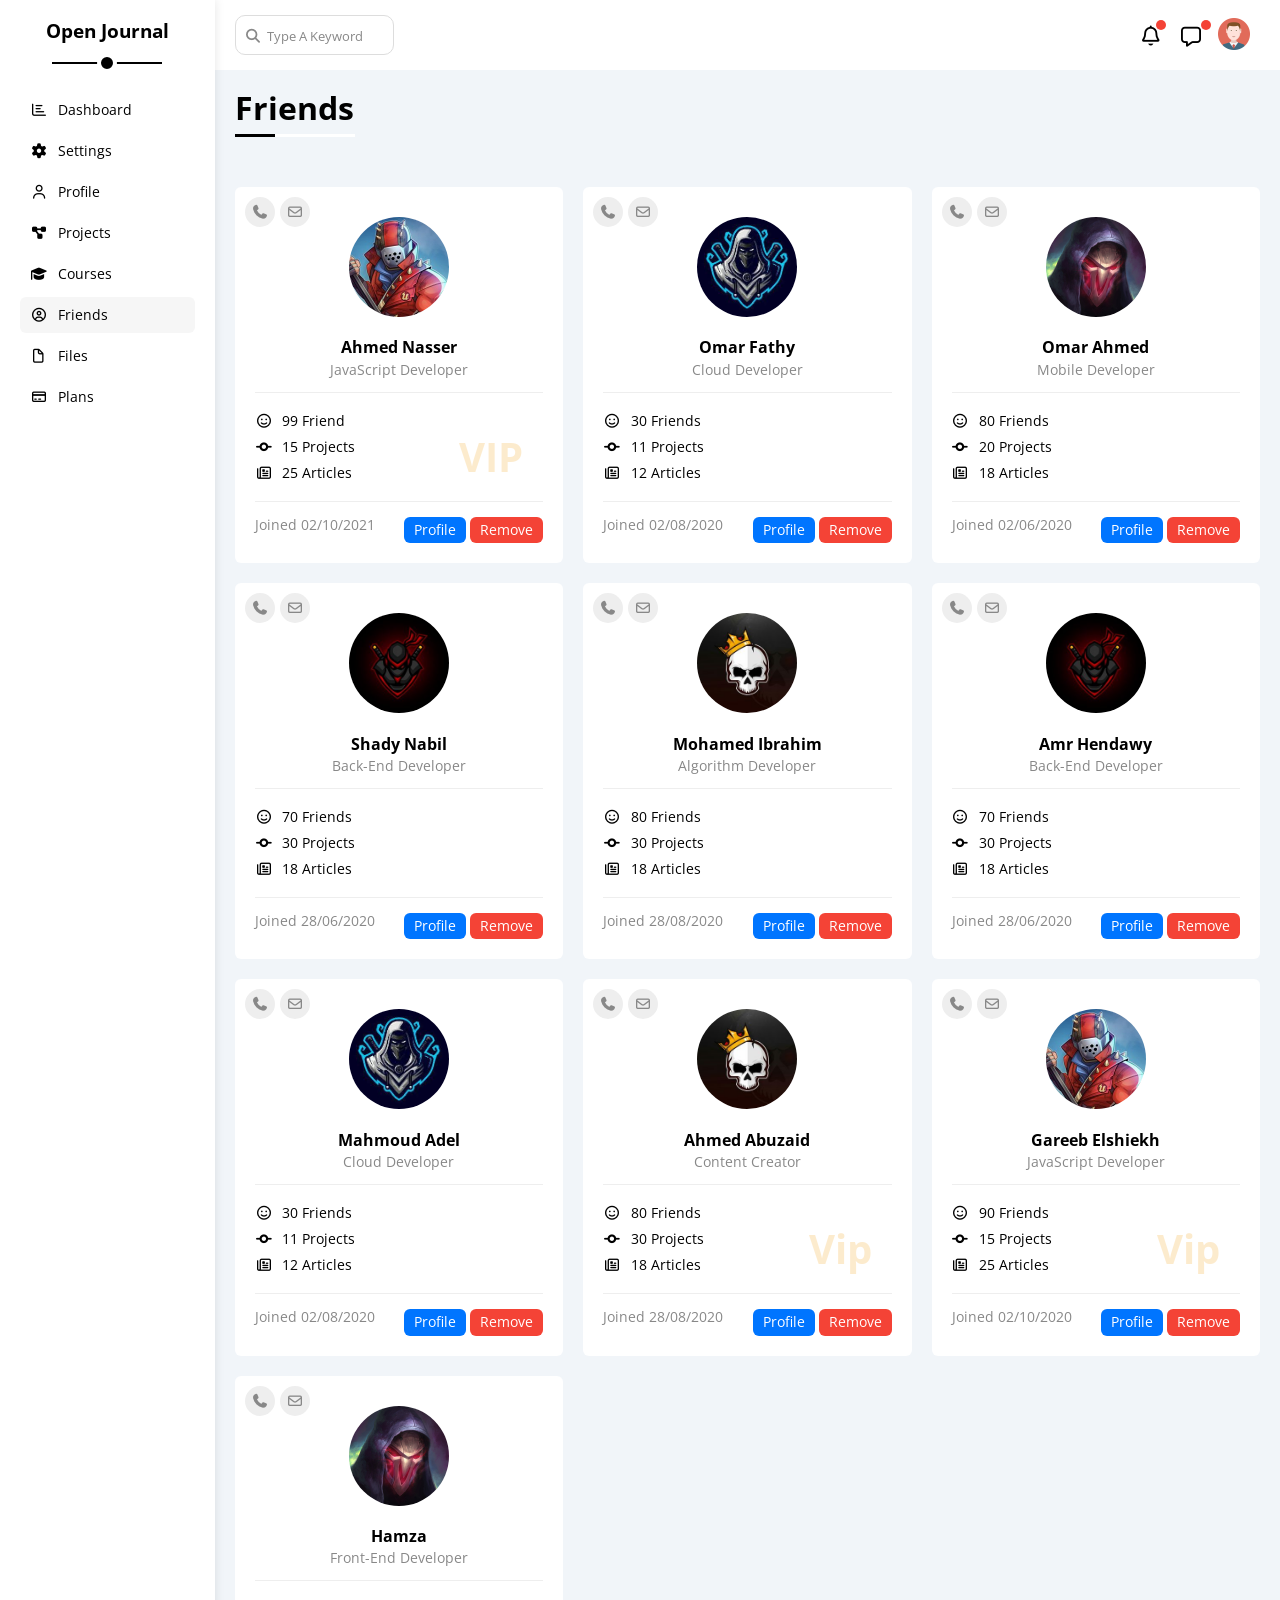
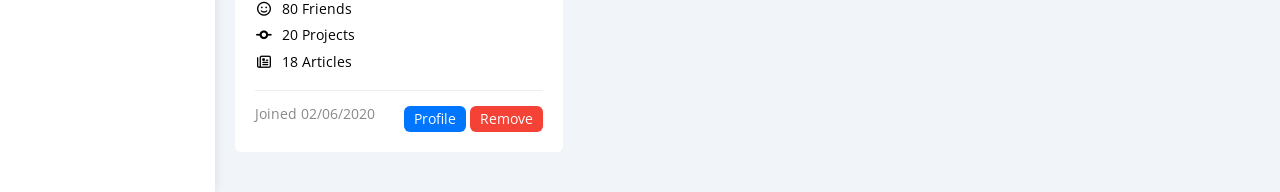
<file: friends.html>
<!doctype html>
<html lang="en">
  <head>
    <meta charset="UTF-8" />
    <meta name="viewport" content="width=device-width, initial-scale=1.0" />
    <title>Friends</title>

    <link rel="icon" href="./images/favicon.svg" type="image/svg+xml" />

    <!-- Stylesheets -->
    <link rel="stylesheet" href="./CSS/all.min.css" />
    <link rel="stylesheet" href="./CSS/normalize.css" />
    <link rel="stylesheet" href="./CSS/sheard-styles.css" />
    <link rel="stylesheet" href="./CSS/friends.css" />
    <!-- Google Fonts -->
    <link rel="preconnect" href="https://fonts.googleapis.com" />
    <link rel="preconnect" href="https://fonts.gstatic.com" crossorigin />
    <link
      href="https://fonts.googleapis.com/css2?family=Open+Sans:wght@300;500&display=swap"
      rel="stylesheet"
    />
  </head>
  <body>
    <div class="page">
      <div class="sidebar">
        <h3>Open Journal</h3>
        <ul>
          <li>
            <a href="index.html">
              <i class="fa-regular fa-chart-bar fa-fw"></i>
              <span>Dashboard</span>
            </a>
          </li>
          <li>
            <a href="settings.html">
              <i class="fa-solid fa-gear fa-fw"></i>
              <span>Settings</span>
            </a>
          </li>
          <li>
            <a href="profile.html">
              <i class="fa-regular fa-user fa-fw"></i>
              <span>Profile</span>
            </a>
          </li>
          <li>
            <a href="projects.html">
              <i class="fa-solid fa-diagram-project fa-fw"></i>
              <span>Projects</span>
            </a>
          </li>
          <li>
            <a href="courses.html">
              <i class="fa-solid fa-graduation-cap fa-fw"></i>
              <span>Courses</span>
            </a>
          </li>
          <li>
            <a href="friends.html" class="active">
              <i class="fa-regular fa-circle-user fa-fw"></i>
              <span>Friends</span>
            </a>
          </li>
          <li>
            <a href="files.html">
              <i class="fa-regular fa-file fa-fw"></i>
              <span>Files</span>
            </a>
          </li>
          <li>
            <a href="plans.html">
              <i class="fa-regular fa-credit-card fa-fw"></i>
              <span>Plans</span>
            </a>
          </li>
        </ul>
      </div>

      <div class="main-content">
        <header>
          <div class="search">
            <i class="fa-solid fa-magnifying-glass"></i>
            <input
              type="text"
              id="search-input"
              name="search-input"
              placeholder="Type A Keyword"
            />
          </div>

          <div class="icons">
            <span class="notification">
              <i class="fa-regular fa-bell fa-lg"></i>
            </span>

            <span class="message">
              <i class="fa-regular fa-message fa-lg"></i>
            </span>

            <span class="user">
              <img src="./images/avatar.png" alt="User Avatar" />
            </span>
          </div>
        </header>

        <h1>Friends</h1>
        <div class="friends">
          <div class="friend">
            <div class="contact">
              <i class="fa-solid fa-phone"></i>
              <i class="fa-regular fa-envelope"></i>
            </div>

            <div class="info">
              <img src="images/friend-01.jpg" alt="Ahmed Nasser image" />
              <h4>Ahmed Nasser</h4>
              <p>JavaScript Developer</p>
            </div>

            <div class="icons">
              <div>
                <i class="fa-regular fa-face-smile fa-fw"></i>
                <span>99 Friend</span>
              </div>

              <div>
                <i class="fa-solid fa-code-commit fa-fw"></i>
                <span>15 Projects</span>
              </div>

              <div>
                <i class="fa-regular fa-newspaper fa-fw"></i>
                <span>25 Articles</span>
              </div>
              <span class="vip">VIP</span>
            </div>

            <div class="more-info">
              <span>Joined 02/10/2021</span>
              <div>
                <a class="btn-shape" href="profile.html">Profile</a>
                <a class="btn-shape" href="#">Remove</a>
              </div>
            </div>
          </div>

          <div class="friend">
            <div class="contact">
              <i class="fa-solid fa-phone"></i>
              <i class="fa-regular fa-envelope"></i>
            </div>

            <div class="info">
              <img src="images/friend-02.jpg" alt="Omar Fathy image" />
              <h4>Omar Fathy</h4>
              <p>Cloud Developer</p>
            </div>

            <div class="icons">
              <div>
                <i class="fa-regular fa-face-smile fa-fw"></i>
                <span>30 Friends</span>
              </div>
              <div>
                <i class="fa-solid fa-code-commit fa-fw"></i>
                <span>11 Projects</span>
              </div>
              <div>
                <i class="fa-regular fa-newspaper fa-fw"></i>
                <span>12 Articles</span>
              </div>
            </div>

            <div class="more-info">
              <span>Joined 02/08/2020</span>
              <div>
                <a class="btn-shape" href="profile.html">Profile</a>
                <a class="btn-shape" href="">Remove</a>
              </div>
            </div>
          </div>

          <div class="friend">
            <div class="contact">
              <i class="fa-solid fa-phone"></i>
              <i class="fa-regular fa-envelope"></i>
            </div>

            <div class="info">
              <img src="images/friend-03.jpg" alt="Omar Ahmed image" />
              <h4>Omar Ahmed</h4>
              <p>Mobile Developer</p>
            </div>

            <div class="icons">
              <div>
                <i class="fa-regular fa-face-smile fa-fw"></i>
                <span>80 Friends</span>
              </div>
              <div>
                <i class="fa-solid fa-code-commit fa-fw"></i>
                <span>20 Projects</span>
              </div>
              <div>
                <i class="fa-regular fa-newspaper fa-fw"></i>
                <span>18 Articles</span>
              </div>
            </div>

            <div class="more-info">
              <span>Joined 02/06/2020</span>
              <div>
                <a class="btn-shape" href="profile.html">Profile</a>
                <a class="btn-shape" href="">Remove</a>
              </div>
            </div>
          </div>

          <div class="friend">
            <div class="contact">
              <i class="fa-solid fa-phone"></i>
              <i class="fa-regular fa-envelope"></i>
            </div>

            <div class="info">
              <img src="images/friend-04.jpg" alt="Shady Nabil image" />
              <h4>Shady Nabil</h4>
              <p>Back-End Developer</p>
            </div>

            <div class="icons">
              <div>
                <i class="fa-regular fa-face-smile fa-fw"></i>
                <span>70 Friends</span>
              </div>
              <div>
                <i class="fa-solid fa-code-commit fa-fw"></i>
                <span>30 Projects</span>
              </div>
              <div>
                <i class="fa-regular fa-newspaper fa-fw"></i>
                <span>18 Articles</span>
              </div>
            </div>

            <div class="more-info">
              <span>Joined 28/06/2020</span>
              <div>
                <a class="btn-shape" href="profile.html">Profile</a>
                <a class="btn-shape" href="">Remove</a>
              </div>
            </div>
          </div>

          <div class="friend">
            <div class="contact">
              <i class="fa-solid fa-phone"></i>
              <i class="fa-regular fa-envelope"></i>
            </div>

            <div class="info">
              <img src="images/friend-05.jpg" alt="Mohamed Ibrahim image" />
              <h4>Mohamed Ibrahim</h4>
              <p>Algorithm Developer</p>
            </div>

            <div class="icons">
              <div>
                <i class="fa-regular fa-face-smile fa-fw"></i>
                <span>80 Friends</span>
              </div>
              <div>
                <i class="fa-solid fa-code-commit fa-fw"></i>
                <span>30 Projects</span>
              </div>
              <div>
                <i class="fa-regular fa-newspaper fa-fw"></i>
                <span>18 Articles</span>
              </div>
            </div>

            <div class="more-info">
              <span>Joined 28/08/2020</span>
              <div>
                <a class="btn-shape" href="profile.html">Profile</a>
                <a class="btn-shape" href="">Remove</a>
              </div>
            </div>
          </div>

          <div class="friend">
            <div class="contact">
              <i class="fa-solid fa-phone"></i>
              <i class="fa-regular fa-envelope"></i>
            </div>

            <div class="info">
              <img src="images/friend-04.jpg" alt=">Amr Hendawy image" />
              <h4>Amr Hendawy</h4>
              <p>Back-End Developer</p>
            </div>

            <div class="icons">
              <div>
                <i class="fa-regular fa-face-smile fa-fw"></i>
                <span>70 Friends</span>
              </div>
              <div>
                <i class="fa-solid fa-code-commit fa-fw"></i>
                <span>30 Projects</span>
              </div>
              <div>
                <i class="fa-regular fa-newspaper fa-fw"></i>
                <span>18 Articles</span>
              </div>
            </div>

            <div class="more-info">
              <span>Joined 28/06/2020</span>
              <div>
                <a class="btn-shape" href="profile.html">Profile</a>
                <a class="btn-shape" href="">Remove</a>
              </div>
            </div>
          </div>

          <div class="friend">
            <div class="contact">
              <i class="fa-solid fa-phone"></i>
              <i class="fa-regular fa-envelope"></i>
            </div>

            <div class="info">
              <img src="images/friend-02.jpg" alt="Mahmoud Adel image" />
              <h4>Mahmoud Adel</h4>
              <p>Cloud Developer</p>
            </div>

            <div class="icons">
              <div>
                <i class="fa-regular fa-face-smile fa-fw"></i>
                <span>30 Friends</span>
              </div>
              <div>
                <i class="fa-solid fa-code-commit fa-fw"></i>
                <span>11 Projects</span>
              </div>
              <div>
                <i class="fa-regular fa-newspaper fa-fw"></i>
                <span>12 Articles</span>
              </div>
            </div>

            <div class="more-info">
              <span>Joined 02/08/2020</span>
              <div>
                <a class="btn-shape" href="profile.html">Profile</a>
                <a class="btn-shape" href="">Remove</a>
              </div>
            </div>
          </div>

          <div class="friend">
            <div class="contact">
              <i class="fa-solid fa-phone"></i>
              <i class="fa-regular fa-envelope"></i>
            </div>

            <div class="info">
              <img src="images/friend-05.jpg" alt="Ahmed Abuzaid image" />
              <h4>Ahmed Abuzaid</h4>
              <p>Content Creator</p>
            </div>

            <div class="icons">
              <div>
                <i class="fa-regular fa-face-smile fa-fw"></i>
                <span>80 Friends</span>
              </div>
              <div>
                <i class="fa-solid fa-code-commit fa-fw"></i>
                <span>30 Projects</span>
              </div>
              <div>
                <i class="fa-regular fa-newspaper fa-fw"></i>
                <span>18 Articles</span>
              </div>
              <span class="vip">Vip</span>
            </div>

            <div class="more-info">
              <span>Joined 28/08/2020</span>
              <div>
                <a class="btn-shape" href="profile.html">Profile</a>
                <a class="btn-shape" href="">Remove</a>
              </div>
            </div>
          </div>

          <div class="friend">
            <div class="contact">
              <i class="fa-solid fa-phone"></i>
              <i class="fa-regular fa-envelope"></i>
            </div>

            <div class="info">
              <img src="images/friend-01.jpg" alt="Gareeb Elshiekh images" />
              <h4>Gareeb Elshiekh</h4>
              <p>JavaScript Developer</p>
            </div>

            <div class="icons">
              <div>
                <i class="fa-regular fa-face-smile fa-fw"></i>
                <span>90 Friends</span>
              </div>
              <div>
                <i class="fa-solid fa-code-commit fa-fw"></i>
                <span>15 Projects</span>
              </div>
              <div>
                <i class="fa-regular fa-newspaper fa-fw"></i>
                <span>25 Articles</span>
              </div>
              <span class="vip">Vip</span>
            </div>

            <div class="more-info">
              <span>Joined 02/10/2020</span>
              <div>
                <a class="btn-shape" href="profile.html">Profile</a>
                <a class="btn-shape" href="">Remove</a>
              </div>
            </div>
          </div>

          <div class="friend">
            <div class="contact">
              <i class="fa-solid fa-phone"></i>
              <i class="fa-regular fa-envelope"></i>
            </div>

            <div class="info">
              <img src="images/friend-03.jpg" alt="Hamza image" />
              <h4>Hamza</h4>
              <p>Front-End Developer</p>
            </div>

            <div class="icons">
              <div>
                <i class="fa-regular fa-face-smile fa-fw"></i>
                <span>80 Friends</span>
              </div>
              <div>
                <i class="fa-solid fa-code-commit fa-fw"></i>
                <span>20 Projects</span>
              </div>
              <div>
                <i class="fa-regular fa-newspaper fa-fw"></i>
                <span>18 Articles</span>
              </div>
            </div>

            <div class="more-info">
              <span>Joined 02/06/2020</span>
              <div>
                <a class="btn-shape" href="profile.html">Profile</a>
                <a class="btn-shape" href="">Remove</a>
              </div>
            </div>
          </div>
        </div>
      </div>
    </div>
  </body>
</html>
</file>
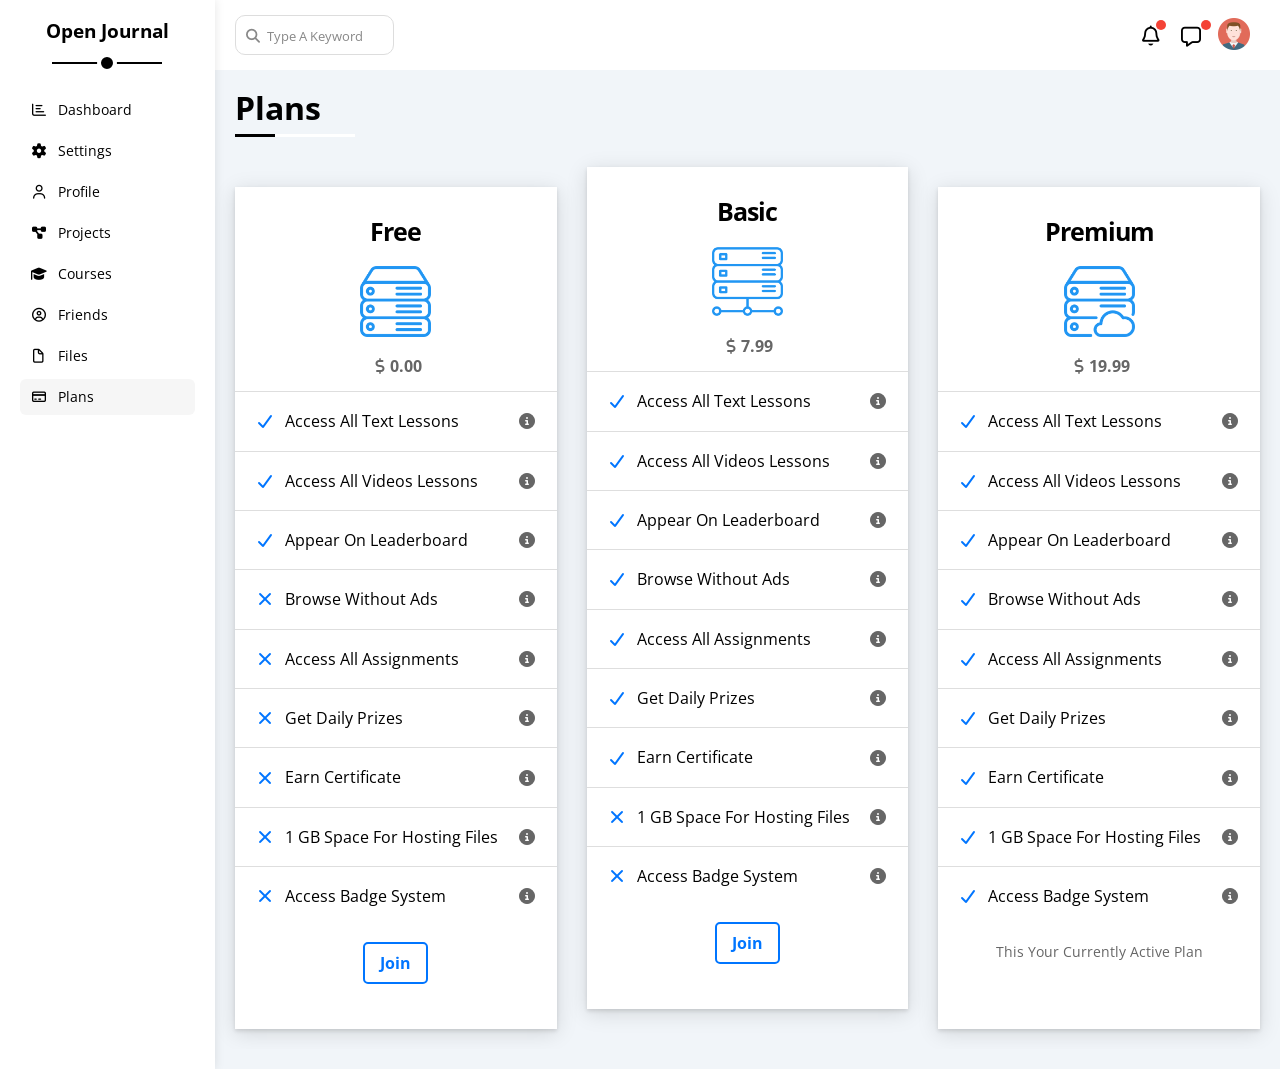
<file: plans.html>
<!doctype html>
<html lang="en">
  <head>
    <meta charset="UTF-8" />
    <meta name="viewport" content="width=device-width, initial-scale=1.0" />
    <title>Plans</title>

    <link rel="icon" href="./images/favicon.svg" type="image/svg+xml" />

    <!-- Stylesheets -->
    <link rel="stylesheet" href="./CSS/all.min.css" />
    <link rel="stylesheet" href="./CSS/normalize.css" />
    <link rel="stylesheet" href="./CSS/sheard-styles.css" />
    <link rel="stylesheet" href="./CSS/plans.css" />
    <!-- Google Fonts -->
    <link rel="preconnect" href="https://fonts.googleapis.com" />
    <link rel="preconnect" href="https://fonts.gstatic.com" crossorigin />
    <link
      href="https://fonts.googleapis.com/css2?family=Open+Sans:wght@300;500&display=swap"
      rel="stylesheet"
    />
  </head>
  <body>
    <div class="page">
      <div class="sidebar">
        <h3>Open Journal</h3>
        <ul>
          <li>
            <a href="index.html">
              <i class="fa-regular fa-chart-bar fa-fw"></i>
              <span>Dashboard</span>
            </a>
          </li>
          <li>
            <a href="settings.html">
              <i class="fa-solid fa-gear fa-fw"></i>
              <span>Settings</span>
            </a>
          </li>
          <li>
            <a href="profile.html">
              <i class="fa-regular fa-user fa-fw"></i>
              <span>Profile</span>
            </a>
          </li>
          <li>
            <a href="projects.html">
              <i class="fa-solid fa-diagram-project fa-fw"></i>
              <span>Projects</span>
            </a>
          </li>
          <li>
            <a href="courses.html">
              <i class="fa-solid fa-graduation-cap fa-fw"></i>
              <span>Courses</span>
            </a>
          </li>
          <li>
            <a href="friends.html">
              <i class="fa-regular fa-circle-user fa-fw"></i>
              <span>Friends</span>
            </a>
          </li>
          <li>
            <a href="files.html">
              <i class="fa-regular fa-file fa-fw"></i>
              <span>Files</span>
            </a>
          </li>
          <li>
            <a href="plans.html" class="active">
              <i class="fa-regular fa-credit-card fa-fw"></i>
              <span>Plans</span>
            </a>
          </li>
        </ul>
      </div>

      <div class="main-content">
        <header>
          <div class="search">
            <i class="fa-solid fa-magnifying-glass"></i>
            <input
              type="text"
              id="search-input"
              name="search-input"
              placeholder="Type A Keyword"
            />
          </div>

          <div class="icons">
            <span class="notification">
              <i class="fa-regular fa-bell fa-lg"></i>
            </span>

            <span class="message">
              <i class="fa-regular fa-message fa-lg"></i>
            </span>

            <span class="user">
              <img src="./images/avatar.png" alt="User Avatar" />
            </span>
          </div>
        </header>

        <h1>Plans</h1>

        <div class="plans">
          <div class="plan free">
            <div class="plan-price">
              <h2>Free</h2>
              <img src="./images/hosting-basic.png" alt="Plan Image">
              <span><i class="fa-solid fa-dollar-sign"></i>0.00</span>
            </div>
            <ul>
              <li>
                <i class="fa-solid fa-check fa-fw yes"></i> Access All Text
                Lessons <i class="fa-solid fa-circle-info help"></i>
              </li>
              <li>
                <i class="fa-solid fa-check fa-fw yes"></i> Access All Videos
                Lessons <i class="fa-solid fa-circle-info help"></i>
              </li>
              <li>
                <i class="fa-solid fa-check fa-fw yes"></i> Appear On
                Leaderboard <i class="fa-solid fa-circle-info help"></i>
              </li>
              <li>
                <i class="fa-solid fa-xmark fa-fw"></i> Browse Without
                Ads <i class="fa-solid fa-circle-info help"></i>
              </li>
              <li>
                <i class="fa-solid fa-xmark fa-fw"></i> Access All Assignments
                <i class="fa-solid fa-circle-info help"></i>
              </li>
              <li>
                <i class="fa-solid fa-xmark fa-fw"></i> Get Daily Prizes
                <i class="fa-solid fa-circle-info help"></i>
              </li>
              <li>
                <i class="fa-solid fa-xmark fa-fw"></i> Earn Certificate
                <i class="fa-solid fa-circle-info help"></i>
              </li>
              <li>
                <i class="fa-solid fa-xmark fa-fw"></i> 1 GB Space For Hosting
                Files <i class="fa-solid fa-circle-info help"></i>
              </li>
              <li>
                <i class="fa-solid fa-xmark fa-fw"></i> Access Badge System
                <i class="fa-solid fa-circle-info help"></i>
              </li>
            </ul>
            <a href="#" class="btn"> Join</a>
          </div>

          <div class="plan basic">
            <div class="plan-price">
              <h2>Basic</h2>
              <img src="./images/hosting-advanced.png" alt="Plan image">
              <span><i class="fa-solid fa-dollar-sign"></i>7.99</span>
            </div>
            <ul>
              <li>
                <i class="fa-solid fa-check fa-fw yes"></i> Access All Text
                Lessons <i class="fa-solid fa-circle-info help"></i>
              </li>
              <li>
                <i class="fa-solid fa-check fa-fw yes"></i> Access All Videos
                Lessons <i class="fa-solid fa-circle-info help"></i>
              </li>
              <li>
                <i class="fa-solid fa-check fa-fw yes"></i> Appear On
                Leaderboard <i class="fa-solid fa-circle-info help"></i>
              </li>
              <li>
                <i class="fa-solid fa-check fa-fw yes"></i> Browse
                Without Ads <i class="fa-solid fa-circle-info help"></i>
              </li>
              <li>
                <i class="fa-solid fa-check fa-fw yes"></i> Access All
                Assignments <i class="fa-solid fa-circle-info help"></i>
              </li>
              <li>
                <i class="fa-solid fa-check fa-fw yes"></i> Get Daily Prizes
                <i class="fa-solid fa-circle-info help"></i>
              </li>
              <li>
                <i class="fa-solid fa-check fa-fw yes"></i> Earn Certificate
                <i class="fa-solid fa-circle-info help"></i>
              </li>
              <li>
                <i class="fa-solid fa-xmark fa-fw"></i> 1 GB Space For Hosting
                Files <i class="fa-solid fa-circle-info help"></i>
              </li>
              <li>
                <i class="fa-solid fa-xmark fa-fw"></i> Access Badge System
                <i class="fa-solid fa-circle-info help"></i>
              </li>
            </ul>
            <a href="#" class="btn"> Join</a>
          </div>

          <div class="plan premium">
            <div class="plan-price">
              <h2>Premium</h2>
              <img src="./images/hosting-professional.png" alt="Plan image">
              <span><i class="fa-solid fa-dollar-sign"></i>19.99</span>
            </div>
            <ul>
              <li>
                <i class="fa-solid fa-check fa-fw yes"></i>
                Access All Text Lessons
                <i class="fa-solid fa-circle-info help"></i>
              </li>
              <li>
                <i class="fa-solid fa-check fa-fw yes"></i>
                Access All Videos Lessons
                <i class="fa-solid fa-circle-info help"></i>
              </li>
              <li>
                <i class="fa-solid fa-check fa-fw yes"></i>
                Appear On Leaderboard
                <i class="fa-solid fa-circle-info help"></i>
              </li>
              <li>
                <i class="fa-solid fa-check fa-fw yes"></i>
                Browse Without Ads
                <i class="fa-solid fa-circle-info help"></i>
              </li>
              <li>
                <i class="fa-solid fa-check fa-fw yes"></i>
                Access All Assignments
                <i class="fa-solid fa-circle-info help"></i>
              </li>
              <li>
                <i class="fa-solid fa-check fa-fw yes"></i> Get Daily Prizes
                <i class="fa-solid fa-circle-info help"></i>
              </li>
              <li>
                <i class="fa-solid fa-check fa-fw yes"></i> Earn Certificate
                <i class="fa-solid fa-circle-info help"></i>
              </li>

              <li>
                <i class="fa-solid fa-check fa-fw yes"></i>
                1 GB Space For Hosting Files
                <i class="fa-solid fa-circle-info help"></i>
              </li>
              <li>
                <i class="fa-solid fa-check fa-fw yes"></i> Access Badge System
                <i class="fa-solid fa-circle-info help"></i>
              </li>
            </ul>
            <span>This Your Currently Active Plan</span>
          </div>
        </div>
      </div>
    </div>
  </body>
</html>
</file>
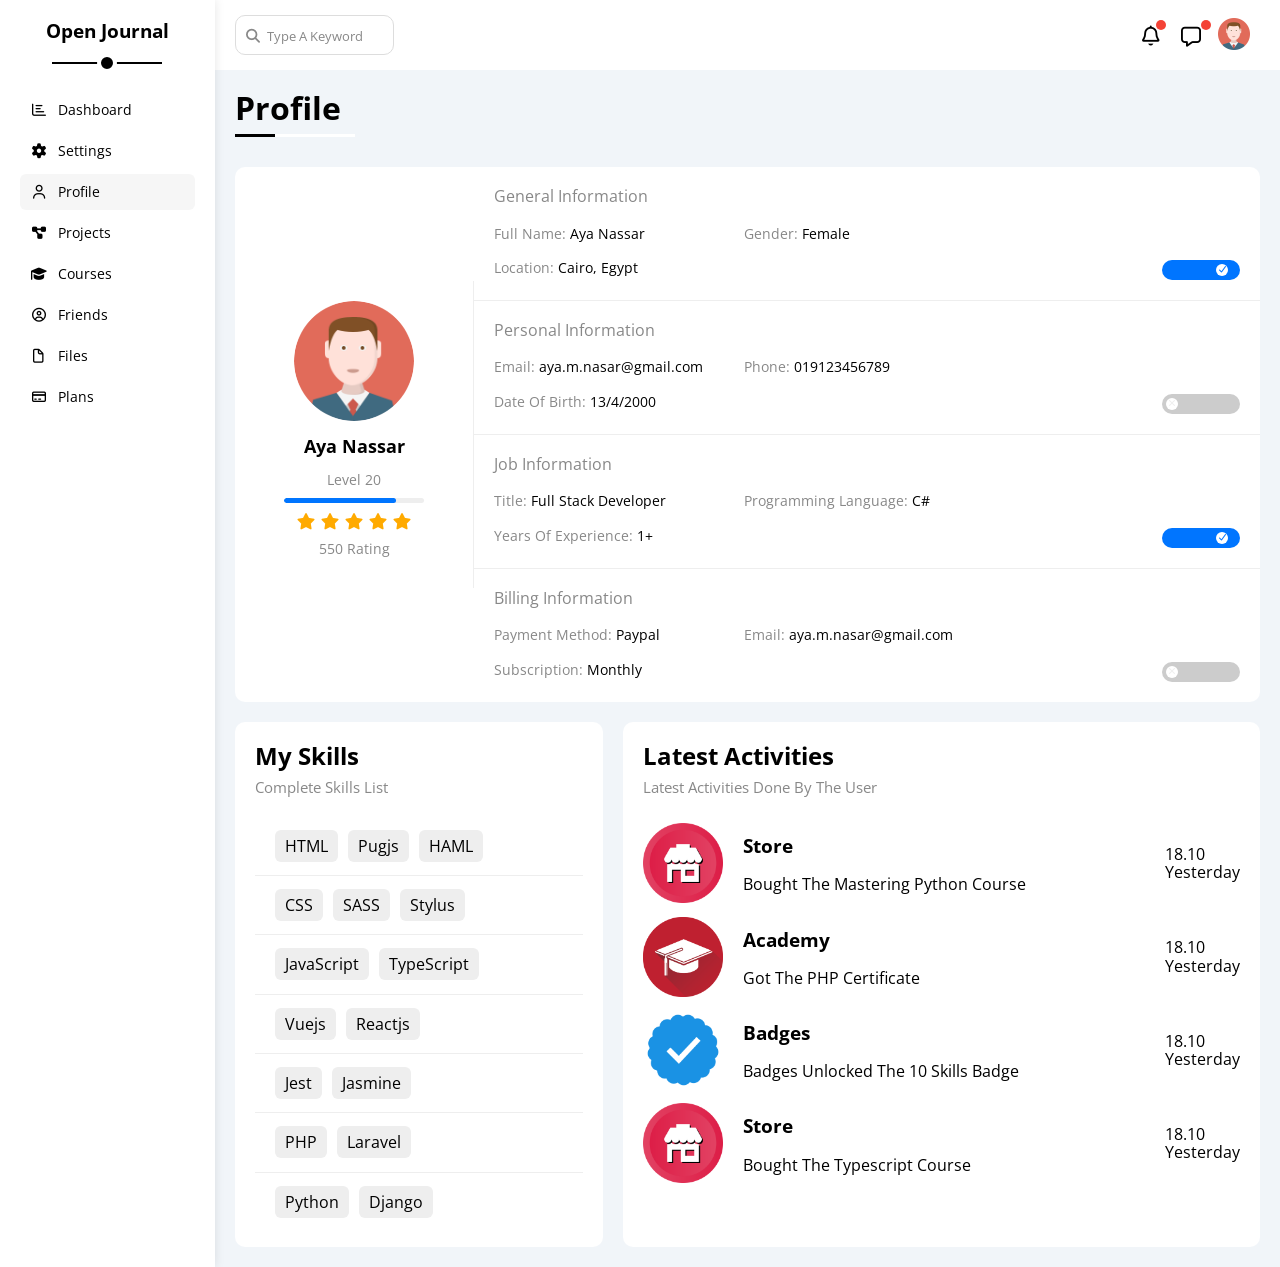
<file: profile.html>
<!doctype html>
<html lang="en">
  <head>
    <meta charset="UTF-8" />
    <meta name="viewport" content="width=device-width, initial-scale=1.0" />
    <title>Profile</title>

    <link rel="icon" href="./images/favicon.svg" type="image/svg+xml" />

    <!-- Stylesheets -->
    <link rel="stylesheet" href="./CSS/all.min.css" />
    <link rel="stylesheet" href="./CSS/normalize.css" />
    <link rel="stylesheet" href="./CSS/sheard-styles.css" />
    <link rel="stylesheet" href="./CSS/profile.css" />

    <!-- Google Fonts -->
    <link rel="preconnect" href="https://fonts.googleapis.com" />
    <link rel="preconnect" href="https://fonts.gstatic.com" crossorigin />
    <link
      href="https://fonts.googleapis.com/css2?family=Open+Sans:wght@300;500&display=swap"
      rel="stylesheet"
    />
  </head>
  <body>
    <div class="page">
      <div class="sidebar">
        <h3>Open Journal</h3>
        <ul>
          <li>
            <a href="index.html">
              <i class="fa-regular fa-chart-bar fa-fw"></i>
              <span>Dashboard</span>
            </a>
          </li>
          <li>
            <a href="settings.html">
              <i class="fa-solid fa-gear fa-fw"></i>
              <span>Settings</span>
            </a>
          </li>
          <li>
            <a href="profile.html" class="active">
              <i class="fa-regular fa-user fa-fw"></i>
              <span>Profile</span>
            </a>
          </li>
          <li>
            <a href="projects.html">
              <i class="fa-solid fa-diagram-project fa-fw"></i>
              <span>Projects</span>
            </a>
          </li>
          <li>
            <a href="courses.html">
              <i class="fa-solid fa-graduation-cap fa-fw"></i>
              <span>Courses</span>
            </a>
          </li>
          <li>
            <a href="friends.html">
              <i class="fa-regular fa-circle-user fa-fw"></i>
              <span>Friends</span>
            </a>
          </li>
          <li>
            <a href="files.html">
              <i class="fa-regular fa-file fa-fw"></i>
              <span>Files</span>
            </a>
          </li>
          <li>
            <a href="plans.html">
              <i class="fa-regular fa-credit-card fa-fw"></i>
              <span>Plans</span>
            </a>
          </li>
        </ul>
      </div>

      <div class="main-content">
        <header>
          <div class="search">
            <i class="fa-solid fa-magnifying-glass"></i>
            <input
              type="text"
              id="search-input"
              name="search-input"
              placeholder="Type A Keyword"
            />
          </div>

          <div class="icons">
            <span class="notification">
              <i class="fa-regular fa-bell fa-lg"></i>
            </span>

            <span class="message">
              <i class="fa-regular fa-message fa-lg"></i>
            </span>

            <span class="user">
              <img src="./images/avatar.png" alt="User Avatar" />
            </span>
          </div>
        </header>

        <h1>Profile</h1>

        <div class="profile-wrapper">
          <div class="overview">
            <div class="avatar">
              <img src="./images/avatar.png" alt="User Avatar" />

              <h2>Aya Nassar</h2>
              <span>Level 20</span>

              <div class="progress-bar">
                <div class="progress" style="width: 80%"></div>
              </div>

              <div class="rating">
                <i class="fa-solid fa-star"></i>
                <i class="fa-solid fa-star"></i>
                <i class="fa-solid fa-star"></i>
                <i class="fa-solid fa-star"></i>
                <i class="fa-solid fa-star"></i>
              </div>
              <span>550 Rating</span>
            </div>

            <div class="info-box">
              <div class="info general-info">
                <h3>General Information</h3>
                <p><span>Full Name:</span> Aya Nassar</p>
                <p><span>Gender:</span> Female</p>
                <p><span>Location:</span> Cairo, Egypt</p>

                <div>
                  <label for="toggle-switch-gi">
                    <input
                      class="toggle-checkbox"
                      type="checkbox"
                      name=""
                      id="toggle-switch-gi"
                      checked
                    />
                    <div class="toggle-switch"></div>
                  </label>
                </div>
              </div>

              <div class="info personal-info">
                <h3>Personal Information</h3>

                <p><span>Email:</span> aya.m.nasar@gmail.com</p>
                <p><span>Phone:</span> 019123456789</p>
                <p><span>Date Of Birth: </span> 13/4/2000</p>

                <div>
                  <label for="toggle-switch-pi">
                    <input
                      class="toggle-checkbox"
                      type="checkbox"
                      name=""
                      id="toggle-switch-pi"
                    />
                    <div class="toggle-switch"></div>
                  </label>
                </div>
              </div>

              <div class="info job-info">
                <h3>Job Information</h3>
                <p><span>Title: </span> Full Stack Developer</p>
                <p><span>Programming Language: </span> C#</p>
                <p><span>Years Of Experience:</span> 1+</p>

                <div>
                  <label for="toggle-switch-ji">
                    <input
                      class="toggle-checkbox"
                      type="checkbox"
                      name=""
                      id="toggle-switch-ji"
                      checked
                    />
                    <div class="toggle-switch"></div>
                  </label>
                </div>
              </div>

              <div class="info billing-info">
                <h3>Billing Information</h3>
                <p><span> Payment Method:</span> Paypal</p>
                <p><span>Email: </span> aya.m.nasar@gmail.com</p>
                <p><span>Subscription: </span>Monthly</p>

                <div>
                  <label for="toggle-switch-bi">
                    <input
                      class="toggle-checkbox"
                      type="checkbox"
                      name="billing info checkbox"
                      id="toggle-switch-bi"
                    />
                    <div class="toggle-switch"></div>
                  </label>
                </div>
              </div>
            </div>
          </div>

          <div class="other-data">
            <div class="skills widget">
              <h2>My Skills</h2>
              <p>Complete Skills List</p>
              <ul>
                <li><span>HTML</span><span>Pugjs</span><span>HAML</span></li>
                <li><span>CSS</span><span>SASS</span><span>Stylus</span></li>
                <li><span>JavaScript</span><span>TypeScript</span></li>
                <li><span>Vuejs</span><span>Reactjs</span></li>
                <li><span>Jest</span><span>Jasmine</span></li>
                <li><span>PHP</span><span>Laravel</span></li>
                <li><span>Python</span><span>Django</span></li>
              </ul>
            </div>

            <div class="latest-activity widget">
              <h2>Latest Activities</h2>
              <p>Latest Activities Done By The User</p>

              <div class="activity">
                <img src="./images/activity-01.png" alt=" activity one" />
                <div class="info">
                  <h3>Store</h3>
                  <p>Bought The Mastering Python Course</p>
                </div>

                <div class="time">
                  <span>18.10</span>
                  <span>Yesterday</span>
                </div>
              </div>
              <div class="activity">
                <img src="./images/activity-02.png" alt=" activity two" />
                <div class="info">
                  <h3>Academy</h3>
                  <p>Got The PHP Certificate</p>
                </div>

                <div class="time">
                  <span>18.10</span>
                  <span>Yesterday</span>
                </div>
              </div>
              <div class="activity">
                <img src="./images/activity-03.png" alt=" activity three" />
                <div class="info">
                  <h3>Badges</h3>
                  <p>Badges Unlocked The 10 Skills Badge</p>
                </div>

                <div class="time">
                  <span>18.10</span>
                  <span>Yesterday</span>
                </div>
              </div>
              <div class="activity">
                <img src="./images/activity-01.png" alt=" activity one" />
                <div class="info">
                  <h3>Store</h3>
                  <p>Bought The Typescript Course</p>
                </div>

                <div class="time">
                  <span>18.10</span>
                  <span>Yesterday</span>
                </div>
              </div>
            </div>
          </div>
        </div>
      </div>
    </div>
  </body>
</html>
</file>
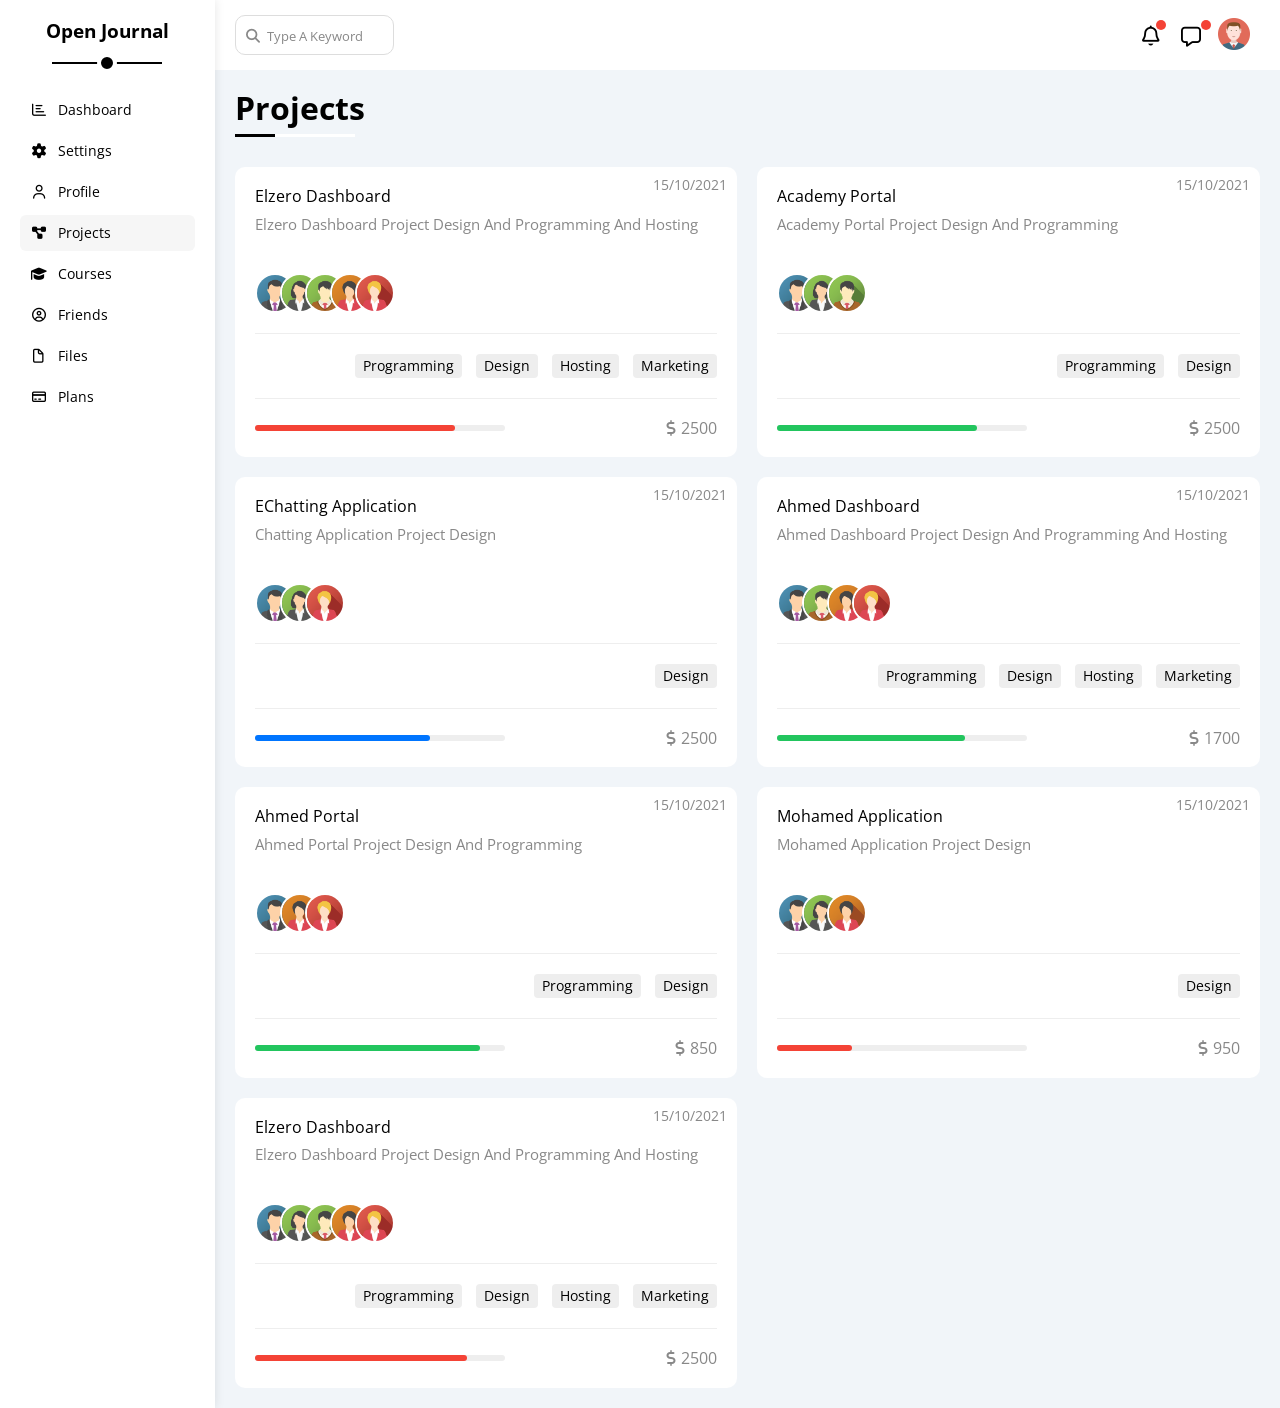
<file: projects.html>
<!doctype html>
<html lang="en">
  <head>
    <meta charset="UTF-8" />
    <meta name="viewport" content="width=device-width, initial-scale=1.0" />
    <title>Projects</title>

    <link rel="icon" href="./images/favicon.svg" type="image/svg+xml" />

    <!-- Stylesheets -->
    <link rel="stylesheet" href="./CSS/all.min.css" />
    <link rel="stylesheet" href="./CSS/normalize.css" />
    <link rel="stylesheet" href="./CSS/sheard-styles.css" />
    <link rel="stylesheet" href="./CSS/project.css" />

    <!-- Google Fonts -->
    <link rel="preconnect" href="https://fonts.googleapis.com" />
    <link rel="preconnect" href="https://fonts.gstatic.com" crossorigin />
    <link
      href="https://fonts.googleapis.com/css2?family=Open+Sans:wght@300;500&display=swap"
      rel="stylesheet"
    />
  </head>
  <body>
    <div class="page">
      <div class="sidebar">
        <h3>Open Journal</h3>
        <ul>
          <li>
            <a href="index.html">
              <i class="fa-regular fa-chart-bar fa-fw"></i>
              <span>Dashboard</span>
            </a>
          </li>
          <li>
            <a href="settings.html">
              <i class="fa-solid fa-gear fa-fw"></i>
              <span>Settings</span>
            </a>
          </li>
          <li>
            <a href="profile.html">
              <i class="fa-regular fa-user fa-fw"></i>
              <span>Profile</span>
            </a>
          </li>
          <li>
            <a href="projects.html" class="active">
              <i class="fa-solid fa-diagram-project fa-fw"></i>
              <span>Projects</span>
            </a>
          </li>
          <li>
            <a href="courses.html">
              <i class="fa-solid fa-graduation-cap fa-fw"></i>
              <span>Courses</span>
            </a>
          </li>
          <li>
            <a href="friends.html">
              <i class="fa-regular fa-circle-user fa-fw"></i>
              <span>Friends</span>
            </a>
          </li>
          <li>
            <a href="files.html">
              <i class="fa-regular fa-file fa-fw"></i>
              <span>Files</span>
            </a>
          </li>
          <li>
            <a href="plans.html">
              <i class="fa-regular fa-credit-card fa-fw"></i>
              <span>Plans</span>
            </a>
          </li>
        </ul>
      </div>

      <div class="main-content">
        <header>
          <div class="search">
            <i class="fa-solid fa-magnifying-glass"></i>
            <input
              type="text"
              id="search-input"
              name="search-input"
              placeholder="Type A Keyword"
            />
          </div>

          <div class="icons">
            <span class="notification">
              <i class="fa-regular fa-bell fa-lg"></i>
            </span>

            <span class="message">
              <i class="fa-regular fa-message fa-lg"></i>
            </span>

            <span class="user">
              <img src="./images/avatar.png" alt="User Avatar" />
            </span>
          </div>
        </header>

        <h1>Projects</h1>

        <div class="wrapper">
          <div class="project widget">
            <span>15/10/2021</span>
            <h4>Elzero Dashboard</h4>
            <p>Elzero Dashboard Project Design And Programming And Hosting</p>

            <div class="team">
              <a href="#"><img src="./images/team-01.png" alt="" /></a>
              <a href="#"><img src="./images/team-02.png" alt="" /></a>
              <a href="#"><img src="./images/team-03.png" alt="" /></a>
              <a href="#"><img src="./images/team-04.png" alt="" /></a>
              <a href="#"><img src="./images/team-05.png" alt="" /></a>
            </div>

            <div class="skills">
              <span>Programming</span>
              <span>Design</span>
              <span>Hosting</span>
              <span>Marketing </span>
            </div>

            <div class="info">
              <div class="progress-bar">
                <div class="progress" style="width: 80%"></div>
              </div>

              <span><i class="fa-solid fa-dollar-sign"></i>2500</span>
            </div>
          </div>

          <div class="project widget">
            <span>15/10/2021</span>
            <h4>Academy Portal</h4>
            <p>Academy Portal Project Design And Programming</p>

            <div class="team">
              <a href="#"><img src="./images/team-01.png" alt="" /></a>
              <a href="#"><img src="./images/team-02.png" alt="" /></a>
              <a href="#"><img src="./images/team-03.png" alt="" /></a>
            </div>

            <div class="skills">
              <span>Programming</span>
              <span>Design</span>
            </div>

            <div class="info">
              <div class="progress-bar">
                <div class="progress green" style="width: 80%"></div>
              </div>

              <span><i class="fa-solid fa-dollar-sign"></i>2500</span>
            </div>
          </div>

          <div class="project widget">
            <span>15/10/2021</span>
            <h4>EChatting Application</h4>
            <p>Chatting Application Project Design</p>

            <div class="team">
              <a href="#"><img src="./images/team-01.png" alt="" /></a>
              <a href="#"><img src="./images/team-02.png" alt="" /></a>
              <a href="#"><img src="./images/team-05.png" alt="" /></a>
            </div>

            <div class="skills">
              <span>Design</span>
            </div>

            <div class="info">
              <div class="progress-bar">
                <div class="progress blue" style="width: 70%"></div>
              </div>

              <span><i class="fa-solid fa-dollar-sign"></i>2500</span>
            </div>
          </div>

          <div class="project widget">
            <span>15/10/2021</span>
            <h4>Ahmed  Dashboard</h4>
            <p>Ahmed  Dashboard Project Design And Programming And Hosting</p>

            <div class="team">
              <a href="#"><img src="./images/team-01.png" alt="" /></a>
              <a href="#"><img src="./images/team-03.png" alt="" /></a>
              <a href="#"><img src="./images/team-04.png" alt="" /></a>
              <a href="#"><img src="./images/team-05.png" alt="" /></a>
            </div>

            <div class="skills">
              <span>Programming</span>
              <span>Design</span>
              <span>Hosting</span>
              <span>Marketing </span>
            </div>

            <div class="info">
              <div class="progress-bar">
                <div class="progress green" style="width: 75%"></div>
              </div>

              <span><i class="fa-solid fa-dollar-sign"></i>1700</span>
            </div>
          </div>

          <div class="project widget">
            <span>15/10/2021</span>
            <h4>Ahmed Portal</h4>
            <p>Ahmed Portal Project Design And Programming</p>

            <div class="team">
              <a href="#"><img src="./images/team-01.png" alt="" /></a>
              <a href="#"><img src="./images/team-04.png" alt="" /></a>
              <a href="#"><img src="./images/team-05.png" alt="" /></a>
            </div>

            <div class="skills">
              <span>Programming</span>
              <span>Design</span>
            </div>

            <div class="info">
              <div class="progress-bar">
                <div class="progress green" style="width: 90%"></div>
              </div>

              <span><i class="fa-solid fa-dollar-sign"></i>850</span>
            </div>
          </div>

          <div class="project widget">
            <span>15/10/2021</span>
            <h4>Mohamed Application</h4>
            <p>Mohamed Application Project Design</p>

            <div class="team">
              <a href="#"><img src="./images/team-01.png" alt="" /></a>
              <a href="#"><img src="./images/team-02.png" alt="" /></a>
              <a href="#"><img src="./images/team-04.png" alt="" /></a>
            </div>

            <div class="skills">
              <span>Design</span>
            </div>

            <div class="info">
              <div class="progress-bar">
                <div class="progress" style="width: 30%"></div>
              </div>

              <span><i class="fa-solid fa-dollar-sign"></i>950</span>
            </div>
          </div>

          <div class="project widget">
            <span>15/10/2021</span>
            <h4>Elzero Dashboard</h4>
            <p>Elzero Dashboard Project Design And Programming And Hosting</p>

            <div class="team">
              <a href="#"><img src="./images/team-01.png" alt="" /></a>
              <a href="#"><img src="./images/team-02.png" alt="" /></a>
              <a href="#"><img src="./images/team-03.png" alt="" /></a>
              <a href="#"><img src="./images/team-04.png" alt="" /></a>
              <a href="#"><img src="./images/team-05.png" alt="" /></a>
            </div>

            <div class="skills">
              <span>Programming</span>
              <span>Design</span>
              <span>Hosting</span>
              <span>Marketing </span>
            </div>

            <div class="info">
              <div class="progress-bar">
                <div class="progress .green" style="width: 85%"></div>
              </div>

              <span><i class="fa-solid fa-dollar-sign"></i>2500</span>
            </div>
          </div>
        </div>
      </div>
    </div>
  </body>
</html>
</file>
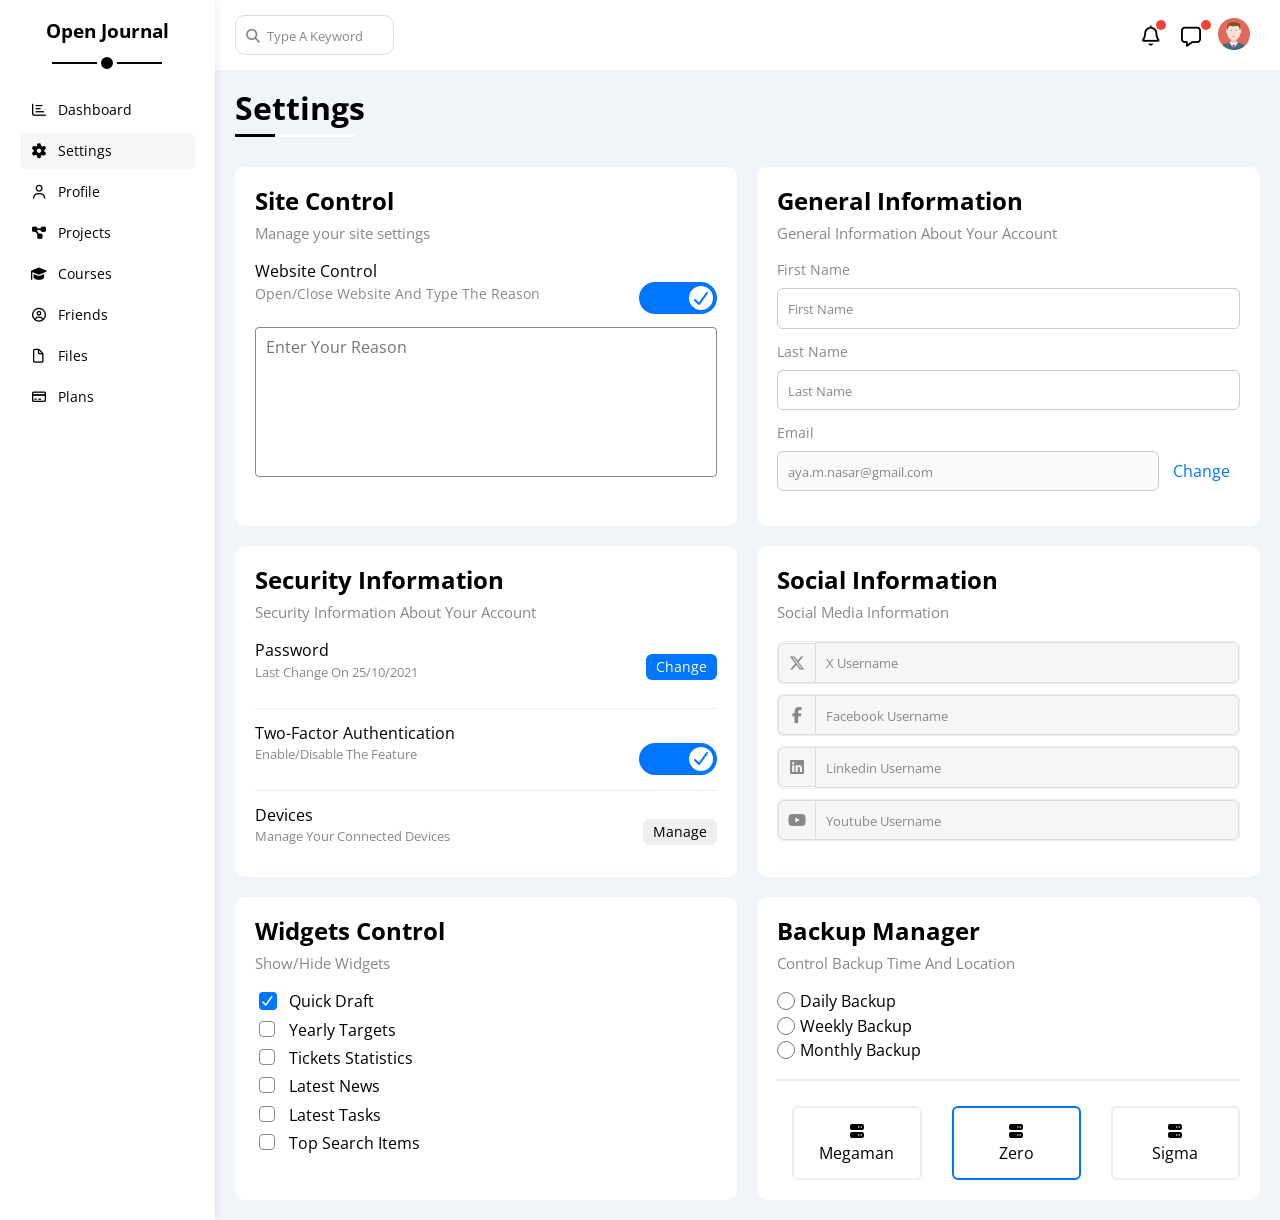
<file: settings.html>
<!doctype html>
<html lang="en">
  <head>
    <meta charset="UTF-8" />
    <meta name="viewport" content="width=device-width, initial-scale=1.0" />
    <title>Settings</title>

    <link rel="icon" href="./images/favicon.svg" type="image/svg+xml" />

    <!-- Stylesheets -->
    <link rel="stylesheet" href="./CSS/all.min.css" />
    <link rel="stylesheet" href="./CSS/normalize.css" />
    <link rel="stylesheet" href="./CSS/sheard-styles.css" />
    <link rel="stylesheet" href="./CSS/settings.css" />

    <!-- Google Fonts -->
    <link rel="preconnect" href="https://fonts.googleapis.com" />
    <link rel="preconnect" href="https://fonts.gstatic.com" crossorigin />
    <link
      href="https://fonts.googleapis.com/css2?family=Open+Sans:wght@300;500&display=swap"
      rel="stylesheet"
    />
  </head>
  <body>
    <div class="page">
      <div class="sidebar">
        <h3>Open Journal</h3>
        <ul>
          <li>
            <a href="index.html">
              <i class="fa-regular fa-chart-bar fa-fw"></i>
              <span>Dashboard</span>
            </a>
          </li>
          <li>
            <a href="settings.html" class="active">
              <i class="fa-solid fa-gear fa-fw"></i>
              <span>Settings</span>
            </a>
          </li>
          <li>
            <a href="profile.html">
              <i class="fa-regular fa-user fa-fw"></i>
              <span>Profile</span>
            </a>
          </li>
          <li>
            <a href="projects.html">
              <i class="fa-solid fa-diagram-project fa-fw"></i>
              <span>Projects</span>
            </a>
          </li>
          <li>
            <a href="courses.html">
              <i class="fa-solid fa-graduation-cap fa-fw"></i>
              <span>Courses</span>
            </a>
          </li>
          <li>
            <a href="friends.html">
              <i class="fa-regular fa-circle-user fa-fw"></i>
              <span>Friends</span>
            </a>
          </li>
          <li>
            <a href="files.html">
              <i class="fa-regular fa-file fa-fw"></i>
              <span>Files</span>
            </a>
          </li>
          <li>
            <a href="plans.html">
              <i class="fa-regular fa-credit-card fa-fw"></i>
              <span>Plans</span>
            </a>
          </li>
        </ul>
      </div>

      <div class="main-content">
        <header>
          <div class="search">
            <i class="fa-solid fa-magnifying-glass"></i>
            <input
              type="text"
              id="search-input"
              name="search-input"
              placeholder="Type A Keyword"
            />
          </div>

          <div class="icons">
            <span class="notification">
              <i class="fa-regular fa-bell fa-lg"></i>
            </span>

            <span class="message">
              <i class="fa-regular fa-message fa-lg"></i>
            </span>

            <span class="user">
              <img src="./images/avatar.png" alt="User Avatar" />
            </span>
          </div>
        </header>

        <h1>Settings</h1>
        <div class="wrapper">
          <div class="site-control widget">
            <h2>Site Control</h2>
            <p>Manage your site settings</p>

            <div class="box">
              <div class="info">
                <span>Website Control</span>
                <p>Open/Close Website And Type The Reason</p>
              </div>

              <div>
                <label for="toggle-checkbox">
                  <input  class="toggle-checkbox" type="checkbox" id="toggle-checkbox" checked />
                  <div class="toggle-switch"></div>
                </label>
              </div>
            </div>

            <textarea
              name="oc-reason"
              id="oc-reason"
              placeholder="Enter Your Reason"
            ></textarea>
          </div>

          <div class="general-info widget">
            <h2>General Information</h2>
            <p>General Information About Your Account</p>

            <div>
              <label for="first-name">First Name</label>
              <input
                type="text"
                id="first-name"
                name="first-name"
                placeholder="First Name"
                autocomplete="First name"
              />
            </div>

            <div>
              <label for="last-name">Last Name</label>
              <input
                type="text"
                name="last-name"
                id="last-name"
                placeholder="Last Name"
                autocomplete="last name"
              />
            </div>

            <div>
              <label for="email">Email</label>
              <input
                type="email"
                name="email"
                id="email"
                placeholder="aya.m.nasar@gmail.com"
                disabled
                autocomplete="email"
              />
              <button class="btn-shape">Change</button>
            </div>
          </div>

          <div class="security-info widget">
            <h2>Security Information</h2>
            <p>Security Information About Your Account</p>

            <div>
              <div class="info">
                <span>Password</span>
                <p>Last Change On 25/10/2021</p>
              </div>

              <button class="btn-shape">Change</button>
            </div>

            <div>
              <div class="info">
                <span>Two-Factor Authentication</span>
                <p>Enable/Disable The Feature</p>
              </div>

              <label for="toggle-checkbox-si">
                <input class="toggle-checkbox" type="checkbox" id="toggle-checkbox-si" checked />
                <div class="toggle-switch"></div>
              </label>
            </div>

            <div>
              <div class="info">
                <span>Devices</span>
                <p>Manage Your Connected Devices</p>
              </div>

              <button class="btn-shape">Manage</button>
            </div>
          </div>

          <div class="social-info widget">
            <h2>Social Information</h2>
            <p>Social Media Information</p>

            <div>
              <i class="fa-brands fa-x-twitter"></i>
              <input type="text" placeholder="X Username" name="x-username"/>
            </div>

            <div>
              <i class="fa-brands fa-facebook-f"></i>
              <input type="text" placeholder="Facebook Username" name="facebook-username"/>
            </div>

            <div>
              <i class="fa-brands fa-linkedin"></i>
              <input type="text" placeholder="Linkedin Username"name="linkedin-username" />
            </div>

            <div>
              <i class="fa-brands fa-youtube"></i>
              <input type="text" placeholder="Youtube Username" name="youtube-username"/>
            </div>
          </div>

          <div class="controls widget">
            <h2>Widgets Control</h2>
            <p>Show/Hide Widgets</p>

            <div class="control">
              <input
                type="checkbox"
                name="quick-draft"
                id="quick-draft"
                checked
              />
              <label for="quick-draft">Quick Draft</label>
            </div>

            <div class="control">
              <input
                type="checkbox"
                name="yearly-targets"
                id="yearly-targets"
              />
              <label for="yearly-targets">Yearly Targets</label>
            </div>

            <div class="control">
              <input
                type="checkbox"
                name="tickets-statistics"
                id="tickets-statistics"
              />
              <label for="tickets-statistics">Tickets Statistics</label>
            </div>

            <div class="control">
              <input type="checkbox" name="latest-news" id="latest-news" />
              <label for="latest-news">Latest News</label>
            </div>

            <div class="control">
              <input type="checkbox" name="latest-tasks" id="latest-tasks" />
              <label for="latest-tasks">Latest Tasks</label>
            </div>

            <div class="control">
              <input
                type="checkbox"
                name="top-search-items"
                id="top-search-items"
              />
              <label for="top-search-items">Top Search Items</label>
            </div>
          </div>

          <div class="backup-manager widget">
            <h2>Backup Manager</h2>
            <p>Control Backup Time And Location</p>

            <div class="backup-date">
              <input type="radio" name="backup-type" id="daily-backup" />
              <label for="daily-backup">Daily Backup</label>
            </div>

            <div class="backup-date">
              <input type="radio" name="backup-type" id="weekly-backup" />
              <label for="weekly-backup">Weekly Backup</label>
            </div>

            <div class="backup-date">
              <input type="radio" name="backup-type" id="monthly-backup" />
              <label for="monthly-backup">Monthly Backup</label>
            </div>

            <div class="servers-types">
              <input type="radio" name="servers" id="server-one" />

              <div class="server">
                <label for="server-one">
                  <i class="fa-solid fa-server"></i>
                  Megaman
                </label>
              </div>

              <input type="radio" name="servers" id="server-two" checked />

              <div class="server">
                <label for="server-two">
                  <i class="fa-solid fa-server"></i>
                  Zero
                </label>
              </div>

              <input type="radio" name="servers" id="server-three" />

              <div class="server">
                <label for="server-three">
                  <i class="fa-solid fa-server"></i>
                  Sigma
                </label>
              </div>
            </div>
          </div>
        </div>
      </div>
    </div>
  </body>
</html>
</file>
<file: CSS/sheard-styles.css>
:root {
  --blue-color: #0075ff;
  --blue-alt-color: #0d69d5;
  --orange-color: #f59e0b;
  --green-color: #22c55e;
  --red-color: #f44336;
  --grey-color: #888;
  --transition: 0.3s;
  --rad-10: 10px;
  --rad-6: 6px;
  --line-height: 1.8;
  --p-color: #666;
}
html {
  scroll-behavior: smooth;
}

* {
  -webkit-box-sizing: border-box;
  -moz-box-sizing: border-box;
  box-sizing: border-box;
}

*:focus {
  outline: none;
}
body {
  font-family: "Open Sans", sans-serif;
  margin: 0;
  caret-color: var(--blue-color);
}
ul {
  list-style: none;
  padding: 0;
}
a {
  text-decoration: none;
  color: black;
}
::-webkit-scrollbar {
  width: 10px;
}
::-webkit-scrollbar-track {
  background-color: #f1f1f1;
}
::-webkit-scrollbar-thumb {
  background-color: var(--blue-color);
  border-radius: 5px;
}
::-webkit-scrollbar-thumb:hover {
  background-color: var(--blue-alt-color);
}
::selection {
  background-color: var(--blue-color);
  color: white;
}
.page {
  min-height: 100vh;
  background-color: #f1f5f9;
  display: flex;
}

/* sidebar */
.sidebar {
  width: 250px;
  padding: 20px;
  background-color: white;
  box-shadow: 0 0 10px rgba(0, 0, 0, 0.1);
  position: relative;
  transition: var(--transition);
}
.sidebar > h3 {
  position: relative;
  text-align: center;
  margin-top: 0;
  margin-bottom: 50px;
  z-index: 1;
}
.sidebar > h3::before,
.sidebar > h3::after {
  content: "";
  position: absolute;
  left: 50%;
  background-color: black;
  transform: translateX(-50%);
}
.sidebar > h3::after {
  width: 110px;
  height: 2px;
  bottom: -22px;
  z-index: -1;
}
.sidebar > h3::before {
  width: 12px;
  height: 12px;
  bottom: -31px;
  border: 4px solid white;
  border-radius: 50%;
}

.sidebar ul li a {
  font-size: 14px;
  padding: 10px;
  margin-bottom: 5px;
  border-radius: var(--rad-6, 6px);
  display: flex;
  align-items: center;
  transition: var(--transition);
}
.sidebar ul li a:hover,
.sidebar ul li a.active {
  background-color: #f6f6f6;
}
.sidebar ul li a i {
  margin-right: 10px;
}

@media (max-width: 767.98px) {
  .sidebar > h3 {
    font-size: 13px;
    margin-bottom: 20px;
  }
  .sidebar > h3::after,
  .sidebar > h3::before {
    display: none;
  }
  .sidebar {
    width: 65px;
    padding: 10px;
  }
  .sidebar ul li a span {
    display: none;
  }
}
/* End sidebar */

/* Start Main Content */
.main-content {
  width: 100%;
  overflow: hidden;
  margin-bottom: 20px;
}
header {
  display: flex;
  justify-content: space-between;
  align-items: center;
  background-color: white;
  padding: 15px;
}
.search {
  position: relative;
  border: 1px solid #ddd;
  padding: 9px 8px;
  border-radius: 10px;
  margin-left: 5px;
}
.search > i {
  font-size: 14px;
  color: var(--grey-color);
}

.search > input {
  width: 120px;
  border: none;
  transition: width var(--transition);
}
@media (max-width: 767.98px) {
  .search > input {
    max-width: 120px;
  }
}

.search > input::placeholder {
  font-size: 13px;
  color: var(--grey-color);
  transition: var(--transition);
}
.search > input:focus::placeholder {
  opacity: 0;
}
.search > input:focus {
  width: 160px;
}

header .icons {
  cursor: pointer;
  display: flex;
  align-items: center;
}
header .icons > span {
  margin-right: 15px;
  position: relative;
}
@media (max-width: 767.98px) {
  header .icons > span {
    margin-right: 12px;
  }
  header .icons > span:last-child {
    margin-right: 0;
  }
}
header .icons > .user img {
  max-width: 32px;
}
header .icons > .notification::before,
header .icons > .message::before {
  content: "";
  position: absolute;
  top: -6px;
  right: -3px;
  width: 10px;
  height: 10px;
  background-color: var(--red-color);
  border-radius: 50%;
}
header .icons > .message::before {
  right: -8px;
}
h1 {
  position: relative;
  margin: 20px 20px 40px;
}
h1::before,
h1::after {
  content: "";
  position: absolute;
  left: 0;
  bottom: -10px;
  height: 3px;
}
h1::before {
  width: 120px;
  background-color: white;
}
h1::after {
  width: 40px;
  background-color: black;
}
/* End Main Content */
/* Start Wrapper */
.wrapper {
  display: grid;
  grid-template-columns: repeat(auto-fill, minmax(450px, 1fr));
  gap: 20px;
  margin: 0 20px;
}
@media (max-width: 767.98px) {
  .wrapper {
    grid-template-columns: minmax(200px, 1fr);
    gap: 10px;
    margin: 0 10px;
  }
}
/* End Wrapper */

/* Start Widget */
.widget {
  background-color: white;
  border-radius: var(--rad-10);
  padding: 20px;
}
.widget > h2 {
  margin-top: 0px;
  margin-bottom: 10px;
}
.widget > p {
  font-size: 15px;
  color: var(--grey-color);
  margin-top: 0px;
  margin-bottom: 20px;
}
@media (max-width: 767.98px) {
  .widget > h2 {
    font-size: 22px;
  }
}
@media (max-width: 575.98px) { 
  .widget > p {
    font-size: 14px;
  }
 }

/* End Widget */
.btn-shape {
  padding: 5px 10px;
  border-radius: var(--rad-6);
}

/* Toggle Switch */
.toggle-checkbox {
  -webkit-appearance: none;
  appearance: none;
}

.toggle-switch {
  background-color: #ccc;
  width: 78px;
  height: 32px;
  border-radius: 16px;
  position: relative;
  cursor: pointer;
  transition: var(--transition);
  margin-left: auto;
}
.toggle-switch::before {
  font-family: var(--fa-style-family-classic);
  content: "\f00d";
  font-weight: 900;
  position: absolute;
  top: 4px;
  left: 4px;
  width: 24px;
  height: 24px;
  background-color: white;
  border-radius: 50%;
  transition: transform 0.3s ease;
  display: flex;
  justify-content: center;
  align-items: center;
  color: #eee;
  transition: var(--transition);
}
.toggle-checkbox:checked + .toggle-switch {
  background-color: var(--blue-color);
}

.toggle-checkbox:checked + .toggle-switch::before {
  left: 50px;
  color: var(--blue-color);
  content: "\f00c";
}
@media (max-width: 767.98px) {
  .toggle-switch {
    width: 69px;
    height: 26px;
  }
  .toggle-checkbox:checked + .toggle-switch::before {
    left: 45px;
  }
  .toggle-switch::before {
    top: 3px;
    width: 21px;
    height: 21px;
  }
}
</file>
<file: CSS/dashboard.css>
/*Welcome Section */
.welcome {
  overflow: hidden;
  background-color: white;
  border-radius: var(--rad-10);
}

@media (max-width: 767.98px) {
  .welcome {
    display: block;
    text-align: center;
  }
}
.welcome .intro {
  padding: 20px;
  display: flex;
  justify-content: space-between;
  background-color: #eeeeee;
}
.welcome .intro h2 {
  margin: 0;
}
.welcome .intro p {
  margin: 5px 0 0;
  font-size: 14px;
  color: var(--grey-color);
}
.welcome .intro img {
  display: block;
  max-width: 200px;
  margin-bottom: -10px;
}

.body {
  text-align: center;
  display: flex;
  padding: 20px;
  margin: 20px 0;
  border-top: 1px solid #eee;
  border-bottom: 1px solid #eee;
}
.body > div {
  flex: 1;
}
.body-span {
  display: block;
  font-size: 14px;
  color: var(--grey-color);
  margin: 10px 0 0;
}
@media (max-width: 767.98px) {
  .body {
    display: block;
  }
}
.welcome .avatar {
  width: 64px;
  height: 64px;
  border: 2px solid white;
  border-radius: 50%;
  padding: 2px;
  box-shadow: 0 0 5px #ddd;
  margin-left: 20px;
  margin-top: -32px;
}

.welcome .visit {
  display: block;
  font-size: 14px;
  background-color: var(--blue-color);
  color: white;
  width: fit-content;
  margin: 0 15px 15px auto;
  transition: var(--transition);
}
.welcome .visit:hover {
  background-color: var(--blue-alt-color);
}

@media (max-width: 767.98px) {
  .welcome .intro {
    padding-bottom: 30px;
  }
  .welcome .intro img {
    display: none;
  }
  .welcome .avatar {
    margin: auto;
    margin-top: -32px;
  }
  .body > div:not(:last-child) {
    margin-bottom: 20px;
  }
}
/*end Welcome Section */

/* Quick Draft */

.quick-draft input[type="text"] {
  display: block;
  width: 100%;
  border: none;
  border-radius: var(--rad-6);
  padding: 10px;
  margin-top: 15px;
  background-color: #eeeeee;
}
.quick-draft textarea {
  width: 100%;
  height: 180px;
  border: none;
  border-radius: var(--rad-6);
  padding: 10px;
  resize: none;
  margin-top: 15px;
  background-color: #eeeeee;
}
.quick-draft input[type="text"]::placeholder,
.quick-draft textarea::placeholder {
  font-size: 13px;
}
.quick-draft .save {
  display: block;
  width: fit-content;
  font-size: 14px;
  margin-top: 10px;
  color: white;
  border: none;
  cursor: pointer;
  margin: 20px 0 0px auto;
  background-color: var(--blue-color);
  transition: var(--transition);
}
.quick-draft .save:hover {
  background-color: var(--blue-alt-color);
}
/*end Quick Draft */

/* Target Section */
.target {
  display: flex;
  align-items: center;
  justify-content: center;
  margin-bottom: 20px;
  width: 100%;
}
.target .icon {
  width: 60px;
  height: 60px;
  display: flex;
  justify-content: center;
  align-items: center;
  margin-right: 20px;
}
.target:first-of-type .icon i {
  color: var(--blue-color);
}
.target:first-of-type .icon {
  background-color: rgba(0, 119, 255, 0.282);
}
.target:nth-of-type(2) .icon i {
  color: var(--orange-color);
}
.target:nth-of-type(2) .icon {
  background-color: rgba(245, 158, 11, 0.282);
}
.target:nth-of-type(3) .icon i {
  color: var(--green-color);
}
.target:nth-of-type(3) .icon {
  background-color: rgba(34, 182, 34, 0.282);
}
.target .details {
  flex: 1;
}
.target .details .title {
  font-size: 14px;
  margin-bottom: 5px;
  color: var(--grey-color);
}
.target .details > span {
  display: block;
  font-size: 14px;
  font-weight: bold;
}
.target .progress {
  width: 100%;
  height: 4px;
  margin-top: 10px;
}
.target:first-of-type .progress {
  background-color: rgba(0, 119, 255, 0.282);
}
.target:nth-of-type(2) .progress {
  background-color: rgba(245, 158, 11, 0.282);
}
.target:nth-of-type(3) .progress {
  background-color: rgba(34, 182, 34, 0.282);
}
.target .progress .progress-bar {
  height: 100%;
  position: relative;
}
.target:first-of-type .progress .progress-bar {
  background-color: var(--blue-color);
}
.target:nth-of-type(2) .progress .progress-bar {
  background-color: var(--orange-color);
}
.target:nth-of-type(3) .progress .progress-bar {
  background-color: var(--green-color);
}
.target .progress-bar span {
  position: absolute;
  right: -10px;
  top: -30px;
  font-size: 13px;
  color: white;
  padding: 2px 4px;
  border-radius: 6px;
}

.target:first-of-type .progress-bar span {
  background-color: var(--blue-color);
}
.target:nth-of-type(2) .progress .progress-bar span {
  background-color: var(--orange-color);
}
.target:nth-of-type(3) .progress .progress-bar span {
  background-color: var(--green-color);
}
.target .progress-bar span::before {
  content: "";
  position: absolute;
  left: 50%;
  top: 98%;
  transform: translateX(-50%);
  width: 0;
  height: 0;
  border-left: 5px solid transparent;
  border-right: 5px solid transparent;
  border-top: 5px solid;
}
.target:first-of-type .progress-bar span::before {
  border-top-color: var(--blue-color);
}
.target:nth-of-type(2) .progress-bar span::before {
  border-top-color: var(--orange-color);
}
.target:nth-of-type(3) .progress-bar span::before {
  border-top-color: var(--green-color);
}

/*end Target Section */

/* start Tickets Statistics */
.statistics {
  display: flex;
  flex-wrap: wrap;
  align-items: center;
}

.statistics .box {
  padding: 20px;
  text-align: center;
  border: 1px solid #ddd;
  margin: 10px;
  width: calc(50% - 20px);

  border-radius: var(--rad-10);
}
@media (max-width: 767.98px) {
  .statistics .box {
    width: 100%;
  }
}
.statistics .box i {
  display: block;
  margin: 0 auto 10px;
}
.statistics .box:first-of-type i {
  color: var(--orange-color);
}
.statistics .box:nth-of-type(2) i {
  color: var(--blue-color);
}
.statistics .box:nth-of-type(3) i {
  color: var(--green-color);
}
.statistics .box:nth-of-type(4) i {
  color: var(--red-color);
}

.statistics .box span {
  display: block;
}
.statistics .box > span:nth-of-type(1) {
  font-weight: bold;
  margin-bottom: 10px;
  font-size: 20px;
}
.statistics .box > span:nth-of-type(2) {
  color: var(--grey-color);
  font-size: 13px;
}
/* End Tickets Statistics*/

/* start Latest News */
@media (max-width: 767.98px) {
  .Latest-news > h2 {
    text-align: center;
  }
}
.news-item {
  display: flex;
  justify-content: center;
  align-items: center;
  padding: 20px 0;
}
.news-item:not(:last-child) {
  border-bottom: 1px solid #eee;
}
.news-item:last-child {
  padding-bottom: 0;
}
@media (max-width: 767.98px) {
  .news-item {
    flex-direction: column;
    text-align: center;
  }
  .news-item img {
    margin: 0 auto;
  }
}
.news-item img {
  width: 100px;
  height: 60px;
  border-radius: var(--rad-6);
  margin-right: 20px;
}
.news-item .details {
  flex: 1;
}
.news-item .details .title {
  font-size: 14px;
  margin-bottom: 6px;
}
.news-item .details p {
  font-size: 15px;
  color: var(--grey-color);
  margin: 0px;
}
.news-item > span {
  display: block;
  width: fit-content;
  font-size: 13px;
  border-radius: var(--rad-6);
  background-color: #eeeeee;
  padding: 4px 8px;
  margin-left: auto;
}
@media (max-width: 767.98px) {
  .news-item > span {
    margin: 10px auto 0;
  }
}
/* end Latest News */
/* Start Latest Tasks */
.latest-tasks .task {
  display: flex;
  justify-content: space-between;
  align-items: center;
}

.latest-tasks .task:not(:last-child) {
  border-bottom: 1px solid #eee;
  padding-bottom: 15px;
}
.task h3 {
  margin-bottom: 6px;
  font-size: 16px;
}
.task p {
  margin: 0;
  font-size: 14px;
  color: var(--grey-color);
}
.task.done h3,
.task.done p {
  text-decoration: line-through;
  color: var(--grey-color);
  opacity: 0.6;
}
.task.done p {
  background-color: #eeeeee;
}
.task.done i {
  color: var(--grey-color);
}
.task i {
  transition: var(--transition);
}
.task i:hover {
  color: var(--red-color);
}
/* End Latest Tasks */

/* Start Top Search Items */
.search-items .head {
  display: flex;
  justify-content: space-between;
  align-items: center;
  color: var(--grey-color);
  padding: 10px 0;
}
.search-items .item {
  display: flex;
  justify-content: space-between;
  align-items: center;
  padding: 10px 0;
}
.search-items .item span:last-child {
  background-color: #eeeeee;
  padding: 4px 8px;
  border-radius: var(--rad-6);
}
/* End Top Search Items */
/* Start Latest Uploads */
.uploads .upload {
  display: flex;
  justify-content: space-between;
  align-items: center;
  padding: 20px 0;
}
.uploads .upload:not(:last-child) {
  border-bottom: 1px solid #eee;
  padding-bottom: 15px;
}
.uploads .upload:last-child {
  padding-bottom: 0;
}
.uploads .upload .details {
  flex: 1;
}
.uploads .upload img {
  width: 40px;
  height: 40px;
  margin-right: 20px;
}
.uploads .upload .details h3 {
  font-size: 16px;
  margin-top: 0;
  margin-bottom: 6px;
  font-weight: normal;
}
.uploads .upload .details span {
  font-size: 14px;
  margin-bottom: 6px;
  color: var(--grey-color);
}
.uploads .upload > span {
  font-size: 14px;
  margin-bottom: 6px;
  background-color: #eeeeee;
  padding: 4px 8px;
  border-radius: 6px;
}
/* End Latest Uploads */

/* Start Last Project Progress */
.project-progress {
  position: relative;
}
.project-progress ul {
  position: relative;
}
.project-progress ul::before {
  content: "";
  position: absolute;
  left: 11px;
  width: 2px;
  height: 100%;
  background-color: var(--blue-color);
}
.project-progress ul li {
  margin-top: 25px;
  display: flex;
  align-items: center;
}
.project-progress ul li::before {
  content: "";
  display: block;
  display: block;
  width: 20px;
  height: 20px;
  border-radius: 50%;
  background-color: white;
  border: 2px solid white;
  outline: 2px solid var(--blue-color);
  margin-right: 15px;
  flex-shrink: 0;
  z-index: 1;
}
.project-progress ul li.done::before {
  background-color: var(--blue-color);
}
.project-progress ul li.current::before {
  animation: change-color 0.8s infinite alternate;
}

.project-progress > img {
  position: absolute;
  max-width: 140px;
  right: 0;
  bottom: 0;
  opacity: 0.15;
}
@media (max-width: 767.98px) {
  .project-progress > img {
    display: none;
  }
}
/* End Last Project Progress */

/* Start reminders */
.reminders ul {
  position: relative;
  margin-left: 25px;
}

.reminders ul li {
  font-weight: bold;
  font-size: 16px;
  padding: 0px 10px;
  border-left: 2px solid var(--blue-color);
  margin-bottom: 10px;
  position: relative;
}
.reminders ul li:nth-child(2) {
  border-left-color: var(--green-color);
}
.reminders ul li:nth-child(3) {
  border-left-color: var(--orange-color);
}
.reminders ul li:nth-child(4) {
  border-left-color: var(--red-color);
}

.reminders ul li::before {
  content: "";
  position: absolute;
  left: -30px;
  top: 50%;
  transform: translateY(-50%);
  width: 15px;
  height: 15px;
  border-radius: 50%;
  background-color: var(--blue-color);
}
.reminders ul li:nth-child(2)::before {
  background-color: var(--green-color);
}
.reminders ul li:nth-child(3)::before {
  background-color: var(--orange-color);
}
.reminders ul li:nth-child(4)::before {
  background-color: var(--red-color);
}

.reminders ul li > span {
  display: block;
  font-size: 14px;
  color: var(--grey-color);
  margin-top: 10px;
  font-weight: normal;
}
/* End reminders */
/* Start latest-post */
.latest-post .user {
  display: flex;
  justify-content: space-between;
  padding: 20px 0;
  align-items: center;
  border-bottom: 1px solid #eee;
}
.latest-post .user img {
  width: 42.8px;
  height: 42.8px;
  border-radius: 50%;
  margin-right: 15px;
}
.latest-post .user .info {
  flex: 1;
}
.latest-post .user .info > h3 {
  font-size: 16px;
  margin-bottom: 6px;
  margin-top: 0;
}
.latest-post .user .info > span {
  font-size: 14px;
  color: var(--grey-color);
}

.latest-post p {
  font-size: 16px;
  color: black;
  text-align: center;
  border-bottom: 1px solid #eee;
  padding: 20px 0;
}
.latest-post .reactions {
  display: flex;
  justify-content: space-between;
  align-items: center;
}
.latest-post .reactions .love i {
  color: var(--red-color);
}
.latest-post .reactions .comment i {
  color: var(--blue-color);
}
/* End latest-post */
/* Start Social Media Stats */
.social-media h2 {
  margin-bottom: 20px;
}
.social-media .box {
  display: flex;
  justify-content: space-between;
  align-items: center;
  margin: 10px 0;
}
.social-media .x-twitter {
  background-color: rgb(29 161 242 / 20%);
  color: #1da1f2;
}
.social-media .facebook {
  background-color: rgb(24 119 242 / 20%);
  color: #1da1f2;
}
.social-media .youtube {
  background-color: rgb(255 0 0 / 20%);
  color: #f44336;
}
.social-media .linkedin {
  background-color: rgb(0 119 181 / 20%);
  color: #0077b5;
}
.social-media .box i {
  font-size: 30px;
  padding: 15px 30px;
  color: white;
  background-color: #0077ff6a;
  display: flex;
  justify-content: center;
  align-items: center;
}
.social-media .box span {
  flex: 1;
  padding: 20px;
}
@media (max-width: 575.98px) {
  .social-media .box span {
    padding: 10px;
    font-size: 14px;
  }
}
.social-media .box a {
  color: white;
  margin-right: 20px;
}
@media (max-width: 575.98px) {
  .social-media .box a {
    margin-right: 10px;
    font-size: 12px;
  }
}
.social-media .x-twitter i,
.social-media .x-twitter a {
  background-color: #1da1f2;
}
.social-media .facebook i,
.social-media .facebook a {
  background-color: #1877f2;
}
.social-media .youtube i,
.social-media .youtube a {
  background-color: #f44336;
}
.social-media .linkedin i,
.social-media .linkedin a {
  background-color: #0077b5;
}
/* End Social Media Stats */

/* Start Projects */
.projects {
  grid-column: 1 / -1;
}

table {
  width: 100%;
  border-collapse: collapse;
}
/* Firefox */
.table-scroll {
  margin-top: 20px;
  scrollbar-width: thin;
  scrollbar-color: #3b82f6 #e5e7eb;
  overflow-x: auto;
  box-shadow: 0 2px 8px rgba(0, 0, 0, 0.1);
}

.table-scroll::-webkit-scrollbar-thumb:hover {
  background: #2563eb;
}

thead tr {
  background: #f5f6fa;
}
thead th {
  padding: 18px 24px;
  text-align: left;
  font-size: 13px;
  font-weight: 600;
  color: #888;
  letter-spacing: 0.03em;
  text-transform: uppercase;
  border-bottom: 1px solid #ebebeb;
}

tbody tr {
  border-bottom: 1px solid #f0f0f0;
  transition: background 0.18s;
}

tbody tr:last-child {
  border-bottom: none;
}

tbody tr:hover {
  background: #e6e7ed;
}

tbody td {
  padding: 20px 24px;
  font-size: 14.5px;
  color: #2d2d2d;
  vertical-align: middle;
}

.date {
  color: #555;
  white-space: nowrap;
}
.price {
  font-weight: 600;
  color: #1a1a1a;
}
.team {
  display: flex;
  align-items: center;
}
.avatar {
  width: 34px;
  height: 34px;
  border-radius: 50%;
  border: 2.5px solid #fff;
  margin-left: -10px;
  object-fit: cover;
  box-shadow: 0 1px 4px rgba(0, 0, 0, 0.12);
  overflow: hidden;
  display: flex;
  align-items: center;
  justify-content: center;
  font-size: 16px;
}

.avatar:first-child {
  margin-left: 0;
}

/* Status badges */
.badge {
  display: inline-block;
  padding: 6px 18px;
  border-radius: 20px;
  font-size: 13px;
  font-weight: 600;
  letter-spacing: 0.01em;
  white-space: nowrap;
  cursor: pointer;
}

.badge-pending {
  background: #f59e0b;
  color: #fff;
}
.badge-in-progress {
  background: #3b82f6;
  color: #fff;
}
.badge-completed {
  background: #22c55e;
  color: #fff;
}
.badge-rejected {
  background: #ef4444;
  color: #fff;
}

/* End */

/* Animations */
@keyframes change-color {
  0% {
    background-color: white;
  }
  100% {
    background-color: var(--blue-color);
  }
}
/* End Animations */

/* Responsive */
@media (max-width: 767.98px) {
  .hide-mobile {
    display: none;
  }
}
/* Container Media Query */
/* Small */
@media (min-width: 768px) {
  .container {
    width: 750px;
  }
}

/* Medium */
@media (min-width: 992px) {
  .container {
    width: 970px;
  }
}

/* Large */
@media (min-width: 1200px) {
  .container {
    width: 1170px;
  }
}
</file>
<file: CSS/cources.css>
.courses {
  display: grid;
  grid-template-columns: repeat(auto-fill, minmax(300px, 1fr));
  padding: 20px;
  gap: 20px;
}
@media (max-width: 767.98px) {
  .courses {
    grid-template-columns: minmax(200px, 1fr);
    gap: 10px;
    padding: 10px;
  }
}
.course {
  position: relative;
  background-color: white;
  border-radius: var(--rad-10);
}
.course > img:first-child {
  position: absolute;
  border: 1px solid white;
  width: 50px;
  height: 50px;
  border-radius: 50%;
  top: 10px;
  left: 10px;
}
.course > img:nth-child(2) {
  width: 100%;
  border-top-left-radius: var(--rad-10);
  border-top-right-radius: var(--rad-10);
}

.course .details {
  padding: 20px;
}
.course .details h2 {
  margin-top: 0;
  font-size: 18px;
}
.course .details p {
  color: var(--grey-color);
  line-height: 1.7;
  font-size: 14px;
}
.course .insights {
  padding: 20px;
  border-top: 1px solid #eee;
  color: var(--grey-color);
  display: flex;
  justify-content: space-between;
  align-self: center;
  position: relative;
}

.course .insights .title {
  color: white;
  background-color: var(--blue-color);
  position: absolute;
  top: -15px;
  left: 50%;
  transform: translateX(-50%);
}
</file>
<file: CSS/fils.css>
.files {
  padding: 20px;
  display: flex;
  flex-direction: row-reverse;
  gap: 20px;
}
@media (max-width: 767.98px) {
  .files {
    flex-direction: column;
    gap: 10px;
    padding: 10px;
  }
}

.files-stats {
  background-color: white;
  padding: 20px;
  border-radius: var(--rad-10);
  min-width: 250px;
  height: fit-content;
}
.files-stats h2 {
  margin-top: 0;
}
.files-stats > div {
  padding: 10px;
  border-radius: var(--rad-6);
  border: 1px solid #eee;
  display: flex;
  justify-content: space-between;
  align-items: center;
  margin-bottom: 20px;
}
.files-stats > div i {
  font-size: 14px;
  width: 40px;
  height: 40px;
  display: flex;
  align-items: center;
  justify-content: center;
  margin-right: 10px;
}
.files-stats > div .info {
  flex: 1;
}
.files-stats > div .info span {
  display: block;
  margin-bottom: 5px;
  font-size: 14px;
}
.files-stats .size,
.files-stats > div .info span:last-of-type {
  color: var(--grey-color);
  font-size: 13px;
}
.files-content {
  display: grid;
  grid-template-columns: repeat(auto-fill, minmax(200px, 1fr));
  gap: 20px;
  flex: 4;
}
.file {
  padding: 10px;
  background-color: white;
  border-radius: var(--rad-10);
  position: relative;
}

.file > i {
  color: var(--grey-color);
  position: absolute;
  top: 10px;
  left: 5px;
}
.file .icon > img {
  width: 60px;
  display: block;
  margin: auto;
  margin-bottom: 20px;
  margin-top: 20px;
  transition: var(--transition);
}
.file .icon > img:hover {
  transform: rotate(5deg);
}
.file .icon + div {
  text-align: center;
  font-size: 14px;
}
.file > p {
  font-size: 13px;
  color: var(--grey-color);
  margin-top: 20px;
  margin-bottom: 10px;
}

.file .info {
  border-top: 1px solid #eee;
  font-size: 13px;
  color: var(--grey-color);
  display: flex;
  justify-content: space-between;
  padding-top: 10px;
}
.files-stats .upload {
  background-color: var(--blue-color);
  color: white;
  padding: 4px 8px;
  border-radius: var(--rad-6);
  display: block;
  font-size: 14px;
  width: fit-content;
  height: 30px;
  margin: auto;
  display: flex;
  align-items: center;
  justify-content: center;
}
.files-stats .upload i {
  margin-right: 10px;
}
.files-stats .upload:hover i {
  animation: up-down 0.3s linear infinite alternate both;
}
.blue {
  color: var(--blue-color);
  background-color: rgb(0 117 255 / 20%);
}
.green {
  color: var(--green-color);
  background-color: rgb(34 197 94 / 20%);
}
.red {
  color: var(--red-color);
  background-color: rgb(244 67 54 / 20%);
}
.orange {
  color: var(--orange-color);
  background-color: rgb(245 158 11 / 20%);
}

@keyframes up-down {
  to {
    transform: translateY(4px);
  }
}
</file>
<file: CSS/friends.css>
.friends {
  display: grid;
  grid-template-columns: repeat(auto-fill, minmax(300px, 1fr));
  padding: 20px;
  gap: 20px;
}
@media (max-width: 767.98px) {
  .friends {
    grid-template-columns: minmax(200px, 1fr);
    gap: 10px;
    padding: 10px;
  }
}
.friend {
  background-color: white;
  padding: 20px;
  position: relative;
  border-radius: var(--rad-6);
}

.friend .contact {
  position: absolute;
  top: 10px;
  left: 10px;
  color: var(--grey-color);
  font-size: 14px;
  display: flex;
}

.contact i {
  background-color: #eee;
  width: 30px;
  height: 30px;
  border-radius: 50%;
  display: flex;
  justify-content: center;
  align-items: center;
  margin-right: 5px;
}

.friend .info {
  text-align: center;
  border-bottom: 1px solid #eee;
  margin-bottom: 20px;
}
.friend .info > img {
  display: block;
  border-radius: 50%;
  width: 100px;
  height: 100px;
  margin: 10px auto;
}
.friend .info > h4 {
  font-size: 16px;
  margin-bottom: 5px;
}
.friend .info > p {
  color: var(--grey-color);
  font-size: 14px;
  margin-top: 0;
}

.friend .icons {
  padding-bottom: 10px;
  border-bottom: 1px solid #eee;
  font-size: 14px;
  position: relative;
}
.friend .icons > div {
  margin-bottom: 10px;
}
.friend .icons > div i {
  margin-right: 6px;
}
.friend .more-info {
  display: flex;
  justify-content: space-between;
  padding: 15px 0 0;
}
.friend .more-info > span {
  color: var(--grey-color);
  font-size: 14px;
}
.friend .more-info a {
  color: white;
  font-size: 14px;
  cursor: pointer;
  display: inline-block;
}
.friend .more-info a:first-of-type {
  background-color: var(--blue-color);
}
.friend .more-info a:last-of-type {
  background-color: var(--red-color);
}
@media (max-width: 575.98px) {
  .friend .more-info {
    flex-direction: column;
    align-items: center;
  }
  .friend .more-info > span {
    margin-bottom: 10px;
  }
}

.vip {
  font-size: 40px;
  color: var(--orange-color);
  font-weight: bold;
  position: absolute;
  right: 20px;
  top: 50%;
  transform: translateY(-50%);
  opacity: 0.2;
}
</file>
<file: CSS/plans.css>
.plans {
  display: grid;
  grid-template-columns: repeat(auto-fill, minmax(300px, 1fr));
  gap: 30px;
  padding: 20px;
}
@media (max-width: 767.98px) {
  .plans {
    grid-template-columns: minmax(200px, 1fr);
    padding: 10px;
    gap: 10px;
  }
}
.plan {
  background-color: white;
  padding: 30px 0;
  text-align: center;
  z-index: 2;
  position: relative;
  box-shadow:
    0px 4px 20px 0 rgb(0 0 0 / 13%),
    0px 2px 4px 0 rgb(0 0 0 / 12%);
  transition: var(--transition);
  z-index: 1;
}
.plan::before,
.plan::after {
  content: "";
  position: absolute;
  width: 0;
  height: 50%;
  background-color: #f6f6f6;
  z-index: -1;
  transition: var(--transition);
}
.plan::before {
  top: 0;
  left: 0;
}
.plan::after {
  bottom: 0;
  right: 0;
}
.plan:hover::before,
.plan:hover::after {
  width: 100%;
}

@media (min-width: 1200.98px) {
  .plan:nth-child(2) {
    top: -20px;
  }
}
.plan h2 {
  margin-bottom: 20px;
  font-size: 25px;
  font-weight: bold;
  letter-spacing: -1px;
  margin-top: 0;
}

.plan img {
  display: block;
  max-width: 22%;
  margin: 0 auto 20px;
}

.plan .plan-price span:last-child {
  font-size: 16px;
  color: var(--p-color);
  font-weight: bold;
  display: block;
}

.plan ul {
  text-align: left;
}

.plan ul li {
  border-top: 1px solid #dedede;
  padding: 20px;
  display: flex;
  align-items: center;
}

.plan ul li i:first-child {
  color: var(--blue-color);
  margin-right: 10px;
  font-weight: 900;
}
.plan ul li i:last-child {
  margin-left: auto;
  color: var(--p-color);
}

.btn {
  display: block;
  width: fit-content;
  padding: 10px 15px;
  margin: 15px auto;
  color: var(--blue-color);
  font-weight: bold;
  border: 2px solid var(--blue-color);
  border-radius: 5px;
  transition: var(--transition);
}

.btn:hover {
  color: white;
  background-color: var(--blue-color);
}

.premium span:last-child {
  color: var(--p-color);
  font-size: 14px;
}
</file>
<file: CSS/profile.css>
.profile-wrapper {
  margin: 0 20px;
}
@media (max-width: 767.98px) {
  .profile-wrapper {
    margin: 0 10px;
  }
}
.info .toggle-switch {
  height: 20px;
}
.info .toggle-checkbox:checked + .toggle-switch::before {
  left: 54px;
}
.info .toggle-switch::before {
  width: 12px;
  height: 12px;
  font-size: 8px;
  top: 4px;
}

.overview {
  background-color: white;
  border-radius: var(--rad-10);
  display: flex;
  align-items: center;
  margin-bottom: 20px;
}
@media (max-width: 767.98px) {
  .overview {
    flex-direction: column;
  }
}
.overview .avatar {
  width: 300px;
  padding: 20px;
}
@media (min-width: 767.98px) {
  .overview .avatar {
    border-right: 1px solid #eee;
  }
}
.overview .avatar img {
  width: 120px;
  height: 120px;
  border-radius: 50%;
  display: block;
  margin: auto;
}

.overview .avatar h2 {
  text-align: center;
  font-size: 18px;
}
.overview .avatar span {
  display: block;
  text-align: center;
  font-size: 14px;
  color: var(--grey-color);
  margin-bottom: 10px;
}

.overview .avatar .progress-bar {
  width: 140px;
  height: 5px;
  background-color: #eee;
  border-radius: 5px;
  margin-top: 10px;
  overflow: hidden;
  position: relative;
  margin: auto;
}
.overview .avatar .progress {
  height: 100%;
  background-color: var(--blue-color);
  border-radius: 5px;
  position: absolute;
  top: 0;
  left: 0;
}
.overview .avatar .rating {
  width: fit-content;
  margin: 10px auto;
}
.overview .avatar .rating i {
  color: rgb(255, 170, 0);
}

.overview .info-box {
  width: 100%;
}

.overview .info {
  padding: 20px;
  display: flex;
  align-items: center;
  flex-wrap: wrap;
  transition: var(--transition);
}

.overview .info:not(:last-child) {
  border-bottom: 1px solid #eee;
}

.overview .info h3 {
  color: var(--grey-color);
  font-size: 16px;
  font-weight: normal;
  width: 100%;
  margin-bottom: 5px;
  margin-top: 0;
}

.overview .info p {
  font-size: 14px;
  margin-top: 5px;
  margin-bottom: 0;
}
@media (min-width: 768px) {
  .overview .info p {
    min-width: 250px;
    padding: 10px 0 0;
  }
}
@media (max-width: 767.98px) {
  .overview .info h3 {
    text-align: center;
  }

  .overview .info p {
    text-align: center;
    margin-right: 30px;
  }
}
.overview .info p > span {
  color: var(--grey-color);
}

.overview .info:hover {
  background-color: #f9f9f9;
}
.overview .info > div {
  margin-left: auto;
}
.other-data {
  display: flex;
  gap: 20px;
  flex-wrap: wrap;
}
.skills {
  flex-grow: 1;
}
@media (max-width: 1058.98px) {
  .skills ul {
    text-align: center;
  }
}

.skills li {
  padding: 20px;
}
.skills li:not(:last-child) {
  border-bottom: 1px solid #eee;
}
.skills li:last-child {
  padding-bottom: 0px;
}
.skills li > span {
  background-color: #eee;
  border-radius: var(--rad-6);
  padding: 5px 10px;
  margin-right: 10px;
}

.latest-activity {
  flex-grow: 2;
}
.latest-activity .activity {
  display: flex;
  justify-content: space-between;
  align-items: center;
}
.latest-activity .activity img {
  display: block;
  width: 80px;
  height: 80px;
  margin-right: 20px;
}
@media (max-width: 575.98px) {
  .latest-activity .activity img {
    width: 60px;
    height: 60px;
    margin-right: 10px;
  }
}
.latest-activity .info {
  flex: 1;
}
.latest-activity .time > span {
  display: block;
}
@media (max-width: 575.98px) {
   .activity .info{
    margin-right: 5px;
   }
  .activity .info h3 {
    margin: 12px 0;
  }
  .activity .info p {
    font-size: 14px;
    margin-top: 0;
  }
  .latest-activity .time > span {
    font-size: 12px;
  }
}
</file>
<file: CSS/project.css>
.project {
  position: relative;
}
.project h4 {
  font-weight: normal;
  margin-top: 0;
  margin-bottom: 10px;
}
.project > span {
  position: absolute;
  right: 10px;
  top: 10px;
  font-size: 14px;
  color: var(--grey-color);
}
@media (max-width: 575.98px) {
  .project > span {
    font-size: 12px;
  }
}

.project .team {
  display: flex;
  align-items: flex-start;
  padding: 20px 0;
}
.project .team img {
  display: block;
  width: 40px;
  height: 40px;
  border: 2px solid white;
  border-radius: 50%;
}
.project .team a:not(:first-child) img {
  margin-left: -15px;
}
.project .team a {
  transition: var(--transition);
}
.project .team a:hover {
  z-index: 1000;
}
.project .skills {
  width: 100%;
  margin-bottom: 20px;
  border-bottom: 1px solid #eee;
  border-top: 1px solid #eee;
  padding: 20px 0;
  text-align: right;
}
.project .skills > span {
  display: inline-block;
  margin-left: 10px;
  font-size: 14px;
  background-color: #eee;
  border-radius: 4px;
  padding: 4px 8px;
}
@media (max-width: 767.98px) {
  .project .skills {
    text-align: left;
  }
  .project .skills > span {
    margin-bottom: 10px;
  }
}
.project .info {
  display: flex;
  justify-content: space-between;
  align-items: center;
}
.project .progress-bar {
  background-color: #eee;
  height: 6px;
  width: 250px;
  border-radius: 20px;
}
@media (max-width: 575.98px) {
  .project .progress-bar {
    width: 200px;
  }
}
.project .progress {
  background-color: var(--red-color);
  height: 100%;
  border-radius: 20px;
}
.project .green {
  background-color: var(--green-color);
}
.project .blue {
  background-color: var(--blue-color);
}
.project .info > span {
  color: var(--grey-color);
}
@media (max-width: 575.98px) {  
  .project .info > span {
    font-size: 12px;
  }
}
</file>
<file: CSS/settings.css>
.site-control > .box {
  display: flex;
  justify-content: space-between;
  align-items: center;
}
.site-control .info > p {
  font-size: 14px;
  color: var(--grey-color);
  margin-top: 6px;
}

.site-control textarea {
  width: 100%;
  padding: 10px;
  border: 1px solid var(--grey-color);
  border-radius: 4px;
  resize: none;
  margin-top: 10px;
  min-height: 150px;
}
/* General info */
.general-info div label {
  display: block;
  color: var(--grey-color);
  margin-bottom: 10px;
  font-size: 14px;
}

.general-info div input {
  display: block;
  width: 100%;
  padding: 10px;
  border: 1px solid #ccc;
  border-radius: var(--rad-6);
  margin-bottom: 15px;
}
.general-info div input::placeholder {
  color: var(--grey-color);
  font-size: 13px;
}
.general-info div:last-child input {
  display: inline-flex;
  justify-content: space-between;
  width: calc(100% - 81px);
}
.general-info div:last-child button {
  border: none;
  color: var(--blue-color);
  background-color: transparent;
  border-radius: 5px;
  cursor: pointer;
}
/* End General info */

/* Start security-info */
.security-info > div {
  display: flex;
  justify-content: space-between;
  align-items: center;
}
.security-info > div:not(:last-child) {
  border-bottom: 1px solid #eee;
  padding-bottom: 15px;
  margin-bottom: 15px;
}

.security-info .info p {
  font-size: 13px;
  color: var(--grey-color);
  margin-top: 5px;
}

.security-info > div > button {
  border: none;
  cursor: pointer;
  border-radius: var(--rad-6);
  font-size: 14px;
}
.security-info > div:first-of-type button {
  background-color: var(--blue-color);
  color: white;
}

/* End security-info */
.social-info > div {
  display: flex;
  align-items: center;
  border: 1px solid #eee;
  margin-bottom: 10px;
  border-radius: var(--rad-6);
}

.social-info > div i {
  display: flex;
  justify-content: center;
  align-items: center;
  color: var(--grey-color);
  width: 40px;
  height: 40px;
  background-color: #f6f6f6;
  border: 1px solid #ddd;
  border-right: none;
  border-radius: 6px 0 0 6px;
  transition: 0.3s;
}
.social-info > div input {
  border: none;
  width: 100%;
  padding: 10px;
  border: 1px solid #ddd;
  background-color: #f6f6f6;
  border-radius: 0 6px 6px 0;
  caret-color: black;
}
.social-info > div input::placeholder {
  color: var(--grey-color);
  font-size: 13px;
}
.social-info > div:focus-within i {
  color: black;
}

.controls > .control {
  margin-bottom: 10px;
}
.controls > .control input[type="checkbox"] {
  --webkit-appearance: none;
  appearance: none;
}
.controls > .control input[type="checkbox"]:checked + label::after {
  transform: scale(1);
}
.controls > .control label {
  padding-left: 30px;
  cursor: pointer;
  position: relative;
}
.controls > .control label::before,
.controls > .control label::after {
  position: absolute;
  margin-top: -9px;
  left: 0;
  top: 50%;
  border-radius: 4px;
}
.controls > .control label::before {
  content: "";
  width: 14px;
  height: 14px;
  border: 1px solid var(--grey-color);
}
.controls > .control label:hover::before {
  border-color: var(--blue-alt-color);
}
.controls label::after {
  content: "\f00c";
  font-family: var(--fa-style-family-classic);
  font-weight: 900;
  background-color: var(--blue-color);
  color: white;
  font-size: 12px;
  width: 18px;
  height: 18px;
  display: flex;
  justify-content: center;
  align-items: center;
  transition: var(--transition);
  transform: scale(0) rotate(360deg);
}
.backup-manager > .backup-date {
  display: flex;
  justify-content: flex-start;
  align-items: center;
  margin-bottom: 6px;
}
.backup-manager > .backup-date:nth-of-type(3) {
  padding-bottom: 20px;
  margin-bottom: 10px;
  border-bottom: 2px solid #eee;
  margin-bottom: 25px;
}
.backup-manager .backup-date > input {
  width: 18px;
  height: 18px;
  margin-right: 5px;
}
.backup-manager .backup-date > label {
  cursor: pointer;
}

/* Servers Types */
.backup-manager .servers-types {
  display: flex;
  gap: 15px;
}
@media (max-width: 767.98px) {
  .backup-manager .servers-types {
    flex-wrap: wrap;
  }
}
.backup-manager .servers-types > input {
  -webkit-appearance: none;
  appearance: none;
}
.backup-manager .servers-types .server {
  border: 2px solid #eee;
  padding: 15px;
  border-radius: var(--rad-6);
  text-align: center;
  width: 100%;
}

.backup-manager .server i {
  display: block;
  margin: auto;
  padding-bottom: 5px;
}
.backup-manager .server label {
  cursor: pointer;
}

.backup-manager input:checked + .server {
  border-color: var(--blue-color);
}
</file>
